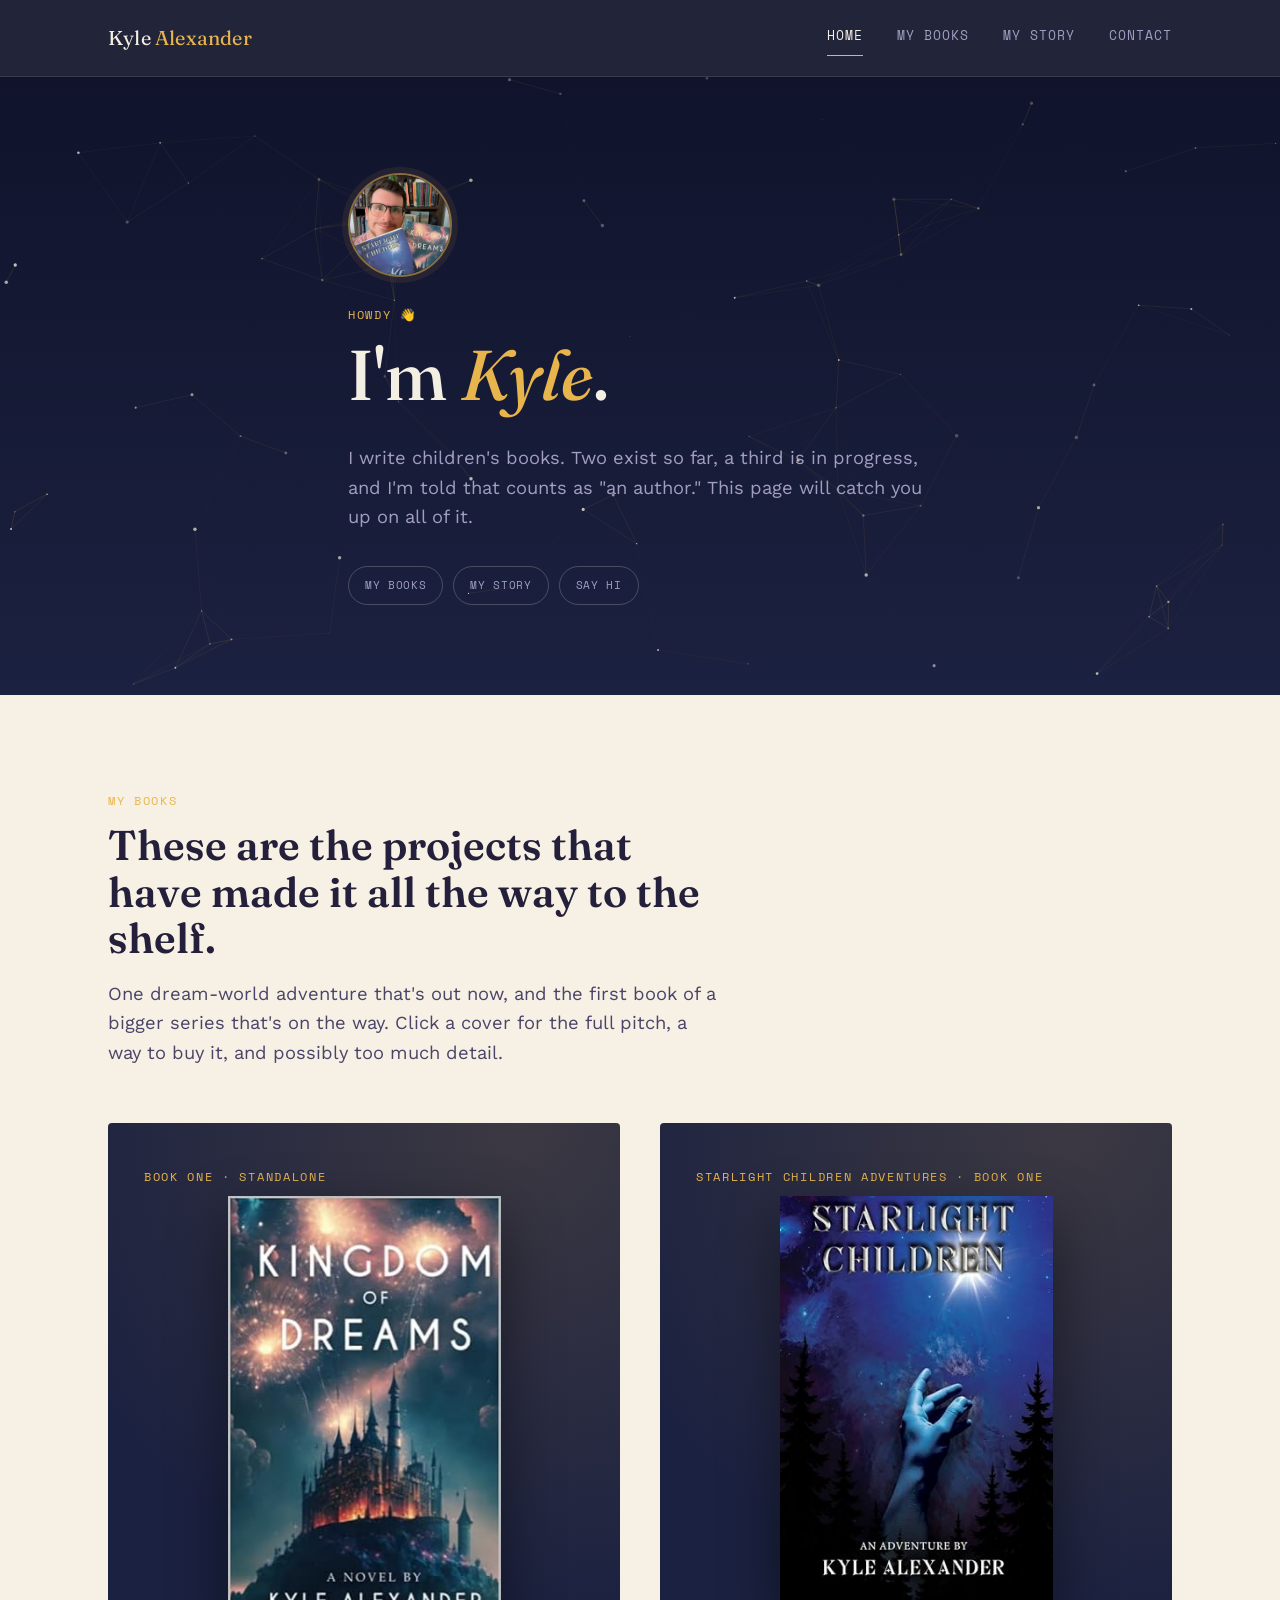
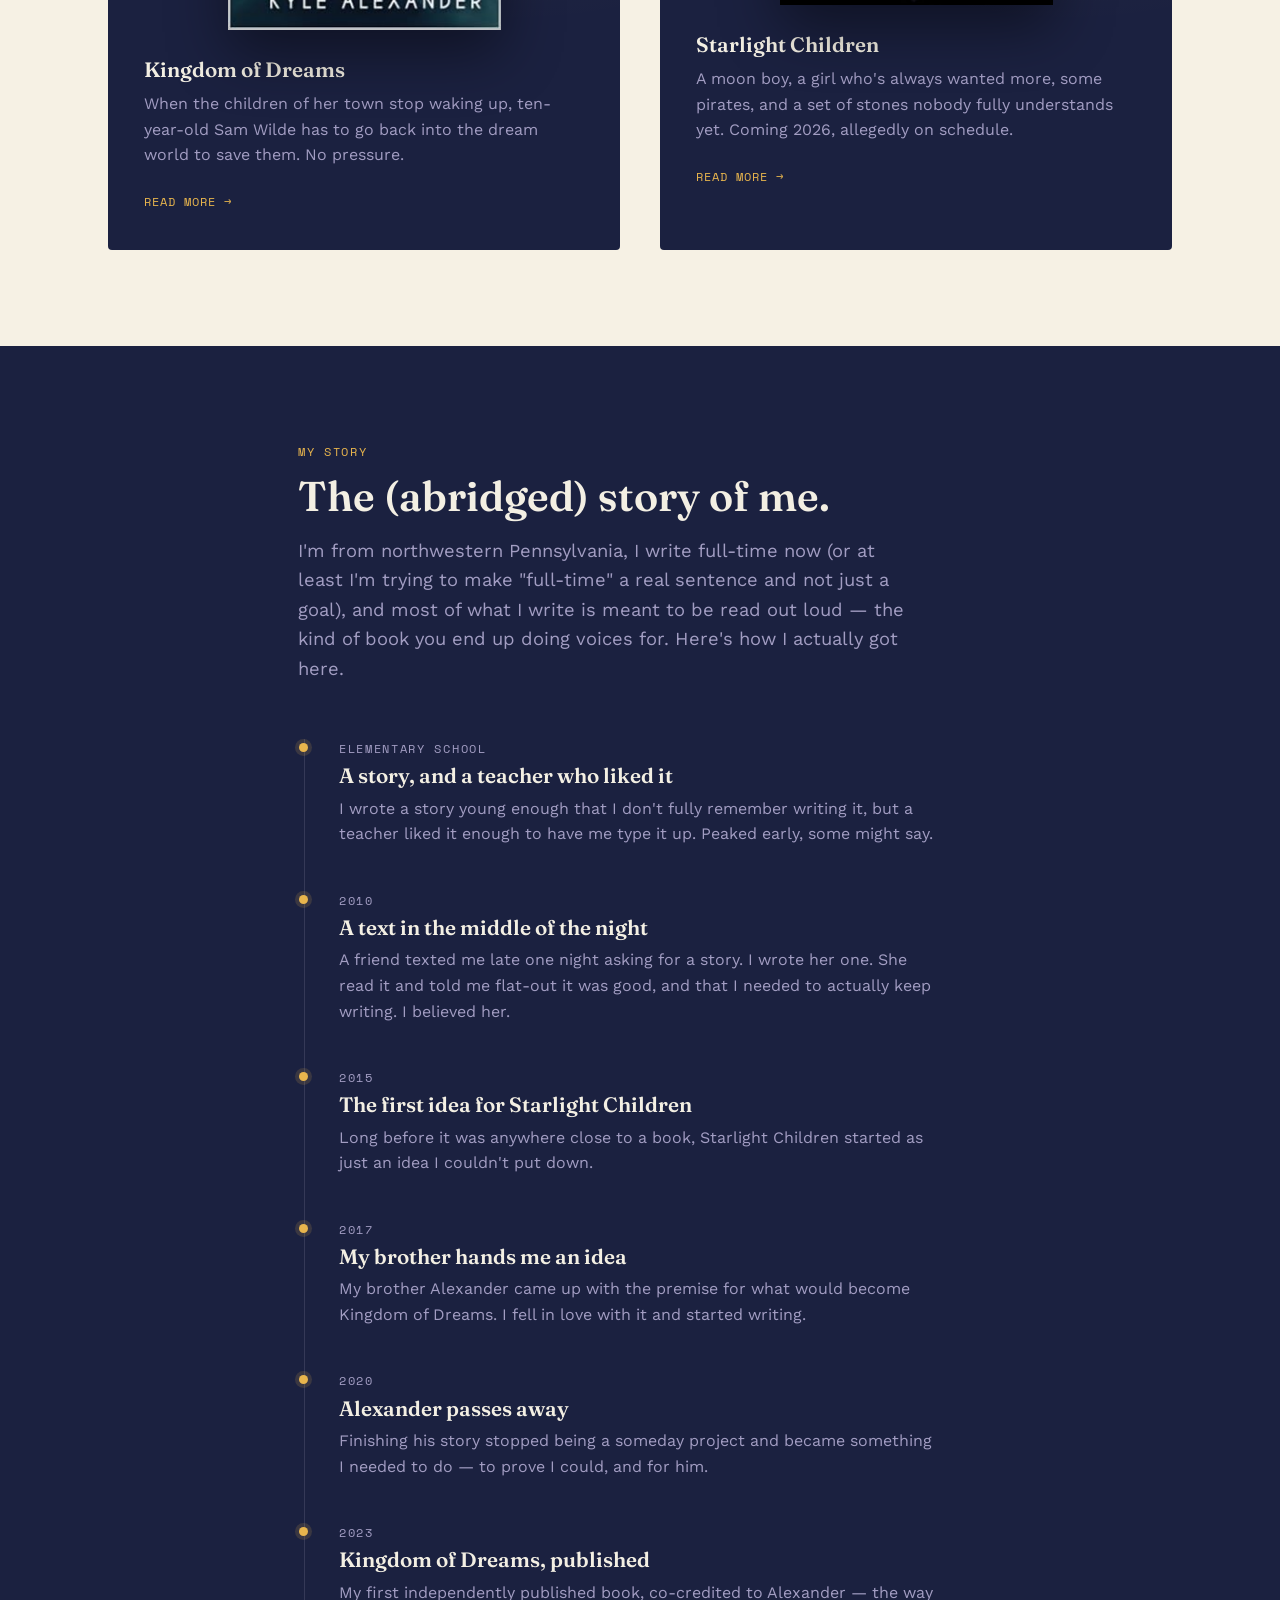
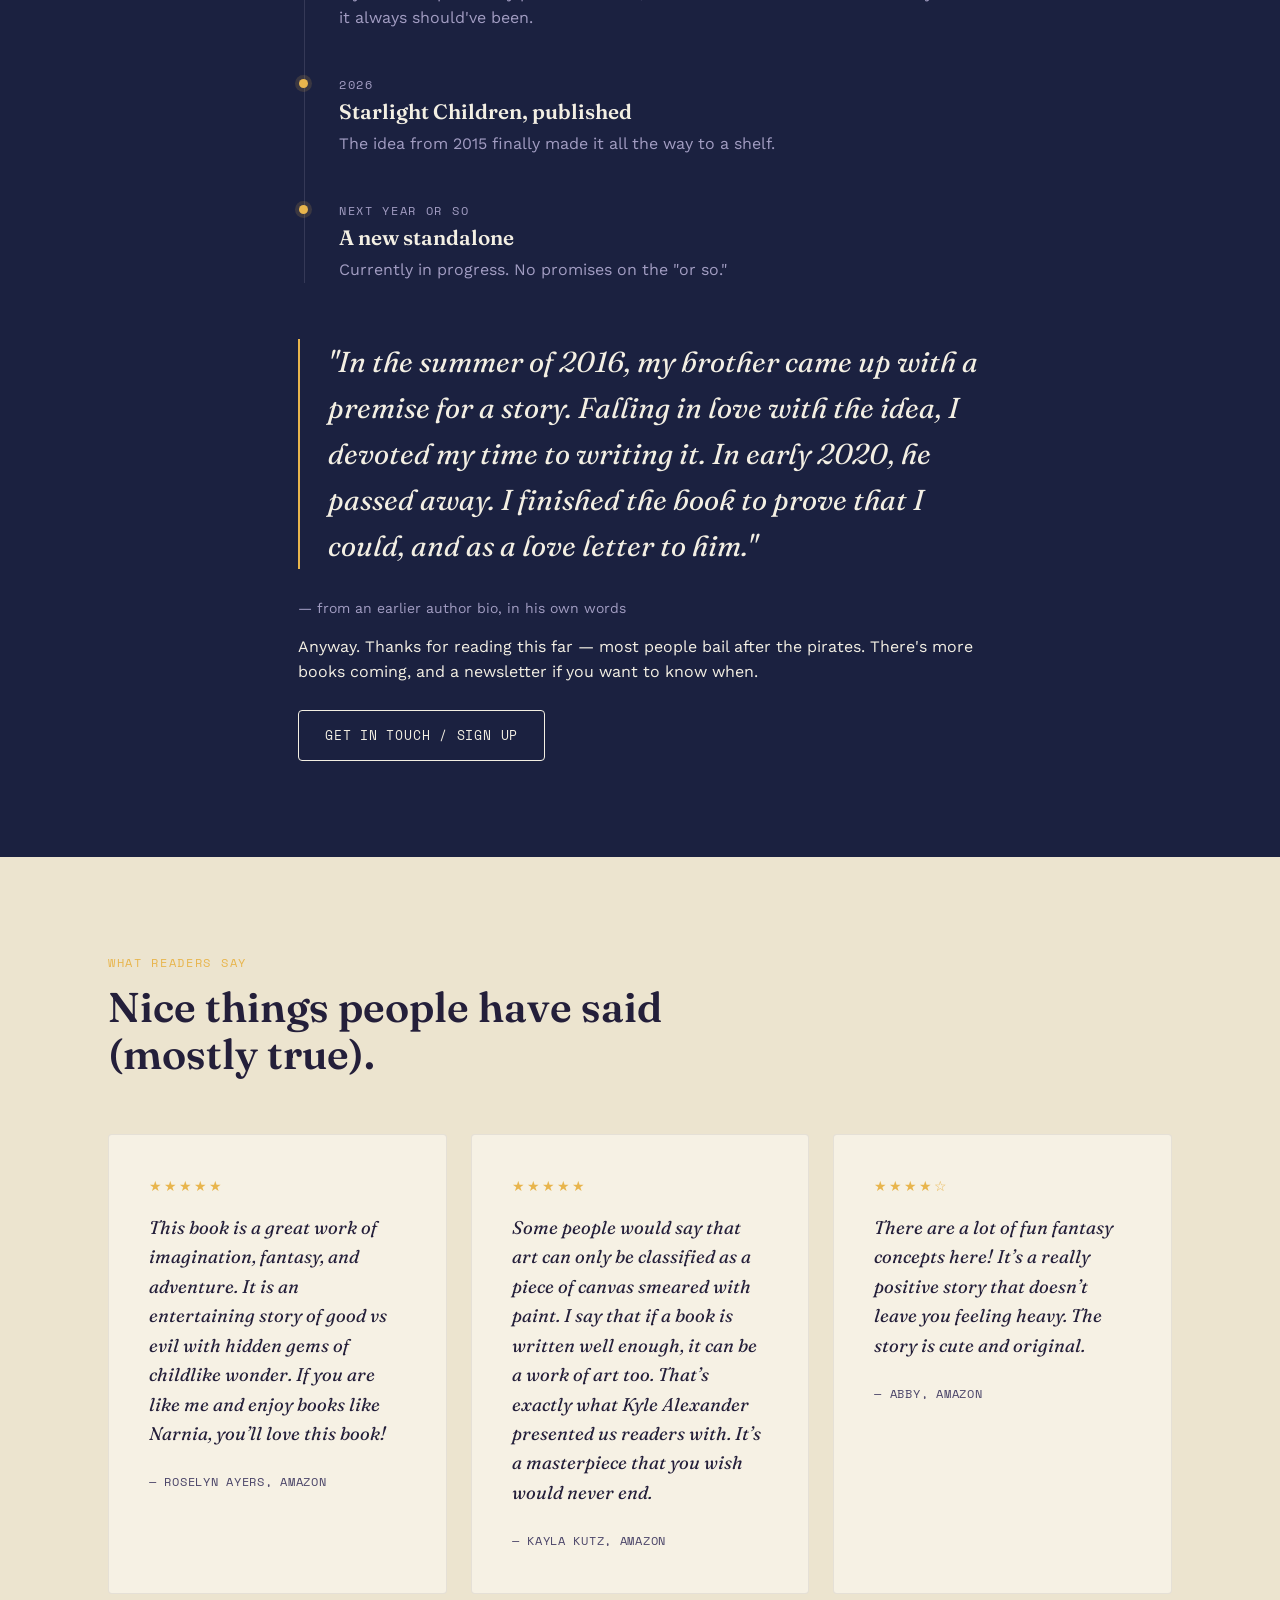
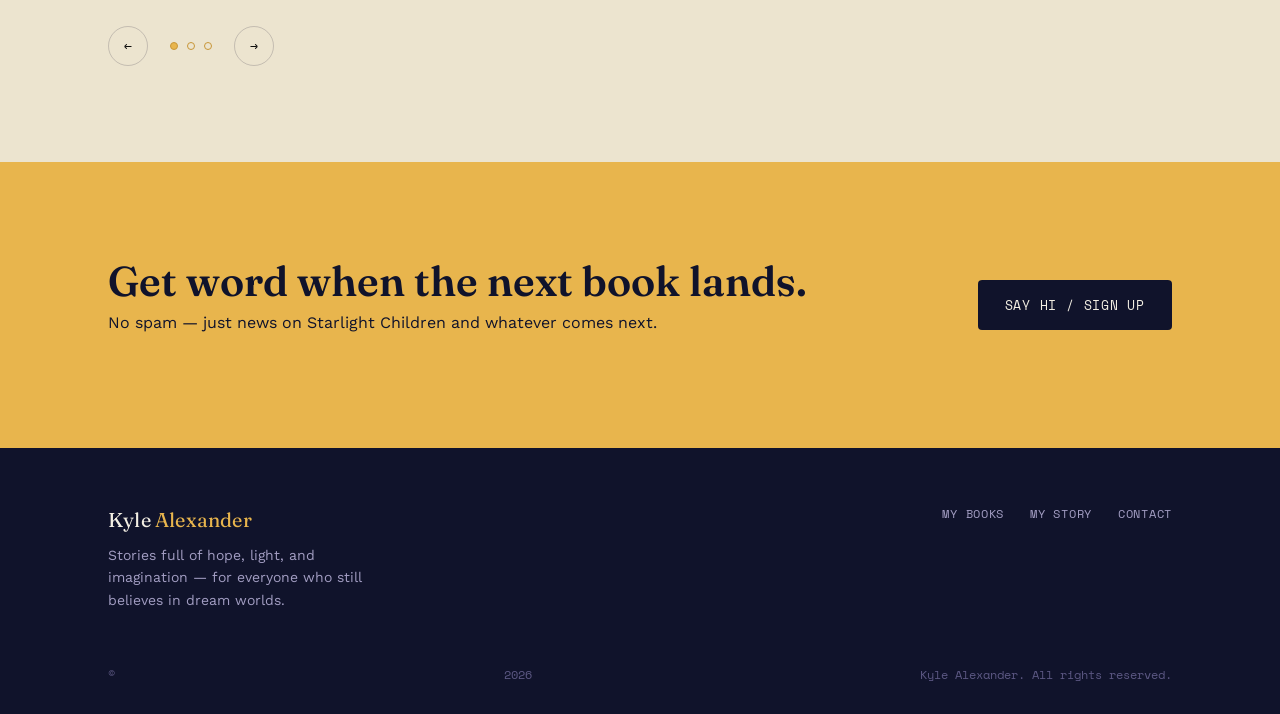
<file: index.html>
<!DOCTYPE html>
<html lang="en">
<head>
<meta charset="UTF-8">
<meta name="viewport" content="width=device-width, initial-scale=1.0">
<title>Kyle Alexander — Author of Kingdom of Dreams &amp; Starlight Children</title>
<meta name="description" content="Hi, I'm Kyle. I write kids' books about dream worlds and moon boys. Here are the books, and the story behind them.">
<link rel="preconnect" href="https://fonts.googleapis.com">
<link rel="preconnect" href="https://fonts.gstatic.com" crossorigin>
<link href="https://fonts.googleapis.com/css2?family=Fraunces:ital,wght@0,400;0,500;0,600;1,500&family=Work+Sans:wght@400;500;600&family=Space+Mono:wght@400;700&display=swap" rel="stylesheet">
<link rel="icon" href="assets/kyle-small.webp" type="image/webp">
<link rel="stylesheet" href="style.css">
</head>
<body>

<nav class="site-nav">
  <div class="wrap">
    <a href="/" class="brand">Kyle <span>Alexander</span></a>
    <button class="nav-toggle" aria-label="Toggle menu" aria-expanded="false">
      <span></span><span></span><span></span>
    </button>
    <div class="nav-links">
      <a href="/" class="active">Home</a>
      <a href="/#books">My Books</a>
      <a href="/#story">My Story</a>
      <a href="/contact">Contact</a>
    </div>
  </div>
</nav>

<header class="intro-hero">
  <canvas id="hero-sky" aria-hidden="true"></canvas>
  <div class="wrap">
    <div class="portrait-avatar reveal">
      <img src="assets/kyle-alexander.png" alt="Kyle Alexander">
    </div>
    <p class="eyebrow reveal">Howdy 👋</p>
    <h1 class="reveal">I'm <em>Kyle</em>.</h1>
    <p class="lede reveal">I write children's books. Two exist so far, a third is in progress, and I'm told that counts as "an author." This page will catch you up on all of it.</p>
    <div class="jump-row reveal">
      <a href="#books" class="jump-pill">My books</a>
      <a href="#story" class="jump-pill">My story</a>
      <a href="/contact" class="jump-pill">Say hi</a>
    </div>
  </div>
</header>

<section class="section-parchment" id="books">
  <div class="wrap">
    <div class="section-head reveal">
      <p class="eyebrow">My books</p>
      <h2>These are the projects that have made it all the way to the shelf.</h2>
      <p class="lede">One dream-world adventure that's out now, and the first book of a bigger series that's on the way. Click a cover for the full pitch, a way to buy it, and possibly too much detail.</p>
    </div>

    <div class="book-grid">
      <a href="/kingdom-of-dreams" class="book-card reveal">
        <p class="eyebrow">Book One · Standalone</p>
        <div class="cover-wrap">
          <img class="cover" src="assets/kingdom-of-dreams.jpg" alt="Kingdom of Dreams book cover">
        </div>
        <h3>Kingdom of Dreams</h3>
        <p class="hook">When the children of her town stop waking up, ten-year-old Sam Wilde has to go back into the dream world to save them. No pressure.</p>
        <span class="go">Read more <span class="arrow">→</span></span>
      </a>

      <a href="/starlight-children" class="book-card reveal">
        <p class="eyebrow">Starlight Children Adventures · Book One</p>
        <div class="cover-wrap">
          <img class="cover" src="assets/starlight-children.jpg" alt="Starlight Children book cover">
        </div>
        <h3>Starlight Children</h3>
        <p class="hook">A moon boy, a girl who's always wanted more, some pirates, and a set of stones nobody fully understands yet. Coming 2026, allegedly on schedule.</p>
        <span class="go">Read more <span class="arrow">→</span></span>
      </a>
    </div>
  </div>
</section>

<section class="section-dark" id="story">
  <div class="wrap" style="max-width:74ch;">
    <p class="eyebrow reveal">My story</p>
    <h2 class="reveal">The (abridged) story of me.</h2>

    <p class="lede reveal">I'm from northwestern Pennsylvania, I write full-time now (or at least I'm trying to make "full-time" a real sentence and not just a goal), and most of what I write is meant to be read out loud — the kind of book you end up doing voices for. Here's how I actually got here.</p>

    <div class="timeline reveal" style="margin-top:56px;">

      <div class="timeline-item">
        <p class="eyebrow">Elementary school</p>
        <h3>A story, and a teacher who liked it</h3>
        <p>I wrote a story young enough that I don't fully remember writing it, but a teacher liked it enough to have me type it up. Peaked early, some might say.</p>
      </div>

      <div class="timeline-item">
        <p class="eyebrow">2010</p>
        <h3>A text in the middle of the night</h3>
        <p>A friend texted me late one night asking for a story. I wrote her one. She read it and told me flat-out it was good, and that I needed to actually keep writing. I believed her.</p>
      </div>

      <div class="timeline-item">
        <p class="eyebrow">2015</p>
        <h3>The first idea for Starlight Children</h3>
        <p>Long before it was anywhere close to a book, Starlight Children started as just an idea I couldn't put down.</p>
      </div>

      <div class="timeline-item">
        <p class="eyebrow">2017</p>
        <h3>My brother hands me an idea</h3>
        <p>My brother Alexander came up with the premise for what would become Kingdom of Dreams. I fell in love with it and started writing.</p>
      </div>

      <div class="timeline-item">
        <p class="eyebrow">2020</p>
        <h3>Alexander passes away</h3>
        <p>Finishing his story stopped being a someday project and became something I needed to do — to prove I could, and for him.</p>
      </div>

      <div class="timeline-item">
        <p class="eyebrow">2023</p>
        <h3>Kingdom of Dreams, published</h3>
        <p>My first independently published book, co-credited to Alexander — the way it always should've been.</p>
      </div>

      <div class="timeline-item">
        <p class="eyebrow">2026</p>
        <h3>Starlight Children, published</h3>
        <p>The idea from 2015 finally made it all the way to a shelf.</p>
      </div>

      <div class="timeline-item">
        <p class="eyebrow">Next year or so</p>
        <h3>A new standalone</h3>
        <p>Currently in progress. No promises on the "or so."</p>
      </div>

    </div>

    <p class="pull-quote reveal" style="margin-top:56px;">"In the summer of 2016, my brother came up with a premise for a story. Falling in love with the idea, I devoted my time to writing it. In early 2020, he passed away. I finished the book to prove that I could, and as a love letter to him."</p>
    <p class="reveal" style="color:var(--muted); font-size:14px; margin-top:-20px;">— from an earlier author bio, in his own words</p>

    <p class="reveal">Anyway. Thanks for reading this far — most people bail after the pirates. There's more books coming, and a newsletter if you want to know when.</p>

    <div class="btn-row reveal">
      <a href="/contact" class="btn btn-outline">Get in touch / sign up</a>
    </div>
  </div>
</section>

<section class="testimonial-band">
  <div class="wrap">
    <div class="section-head reveal">
      <p class="eyebrow">What readers say</p>
      <h2>Nice things people have said (mostly true).</h2>
    </div>

    <div class="carousel" data-carousel>
      <div class="carousel-track">

        <article class="testimonial">
          <p class="stars">★★★★★</p>
          <blockquote>This book is a great work of imagination, fantasy, and adventure. It is an entertaining story of good vs evil with hidden gems of childlike wonder. If you are like me and enjoy books like Narnia, you’ll love this book!</blockquote>
          <cite>— Roselyn Ayers, Amazon</cite>
        </article>

        <article class="testimonial">
          <p class="stars">★★★★★</p>
          <blockquote>Some people would say that art can only be classified as a piece of canvas smeared with paint. I say that if a book is written well enough, it can be a work of art too. That’s exactly what Kyle Alexander presented us readers with. It’s a masterpiece that you wish would never end.</blockquote>
          <cite>— Kayla Kutz, Amazon</cite>
        </article>

        <article class="testimonial">
          <p class="stars">★★★★☆</p>
          <blockquote> There are a lot of fun fantasy concepts here! It’s a really positive story that doesn’t leave you feeling heavy. The story is cute and original.</blockquote>
          <cite>— Abby, Amazon</cite>
        </article>

        <article class="testimonial">
          <p class="stars">★★★★★</p>
          <blockquote>This is such an incredible story that's full of adventure, fantastical beings, unlikely hero's and friendships that are stronger than the toughest challenges. </blockquote>
          <cite>— Janessa Ginder, Amazon</cite>
        </article>

        <article class="testimonial">
          <p class="stars">★★★★★</p>
          <blockquote>If you enjoy sci-fi adventures with strong character development, imaginative settings, and a hint of romance, Starlight Children is definitely worth the read.</blockquote>
          <cite>— Jenna C, Amazon</cite>
        </article>

      </div>

      <div class="carousel-controls">
        <button class="carousel-arrow" data-prev aria-label="Previous testimonials">←</button>
        <div class="carousel-dots"></div>
        <button class="carousel-arrow" data-next aria-label="Next testimonials">→</button>
      </div>
    </div>
  </div>
</section>

<section class="newsletter-band">
  <div class="wrap">
    <div>
      <h2>Get word when the next book lands.</h2>
      <p>No spam — just news on Starlight Children and whatever comes next.</p>
    </div>
    <a href="/contact" class="btn btn-primary">Say hi / sign up</a>
  </div>
</section>

<footer>
  <div class="wrap">
    <div>
      <div class="brand">Kyle <span>Alexander</span></div>
      <p style="max-width:32ch; font-size:14px;">Stories full of hope, light, and imagination — for everyone who still believes in dream worlds.</p>
    </div>
    <div class="footer-links">
      <a href="/#books">My Books</a>
      <a href="/#story">My Story</a>
      <a href="/contact">Contact</a>
    </div>
  </div>
  <div class="wrap footer-fine">© <span id="year"></span> Kyle Alexander. All rights reserved.</div>
</footer>

<script>document.getElementById("year").textContent = new Date().getFullYear();</script>
<script src="script.js"></script>
</body>
</html>
</file>
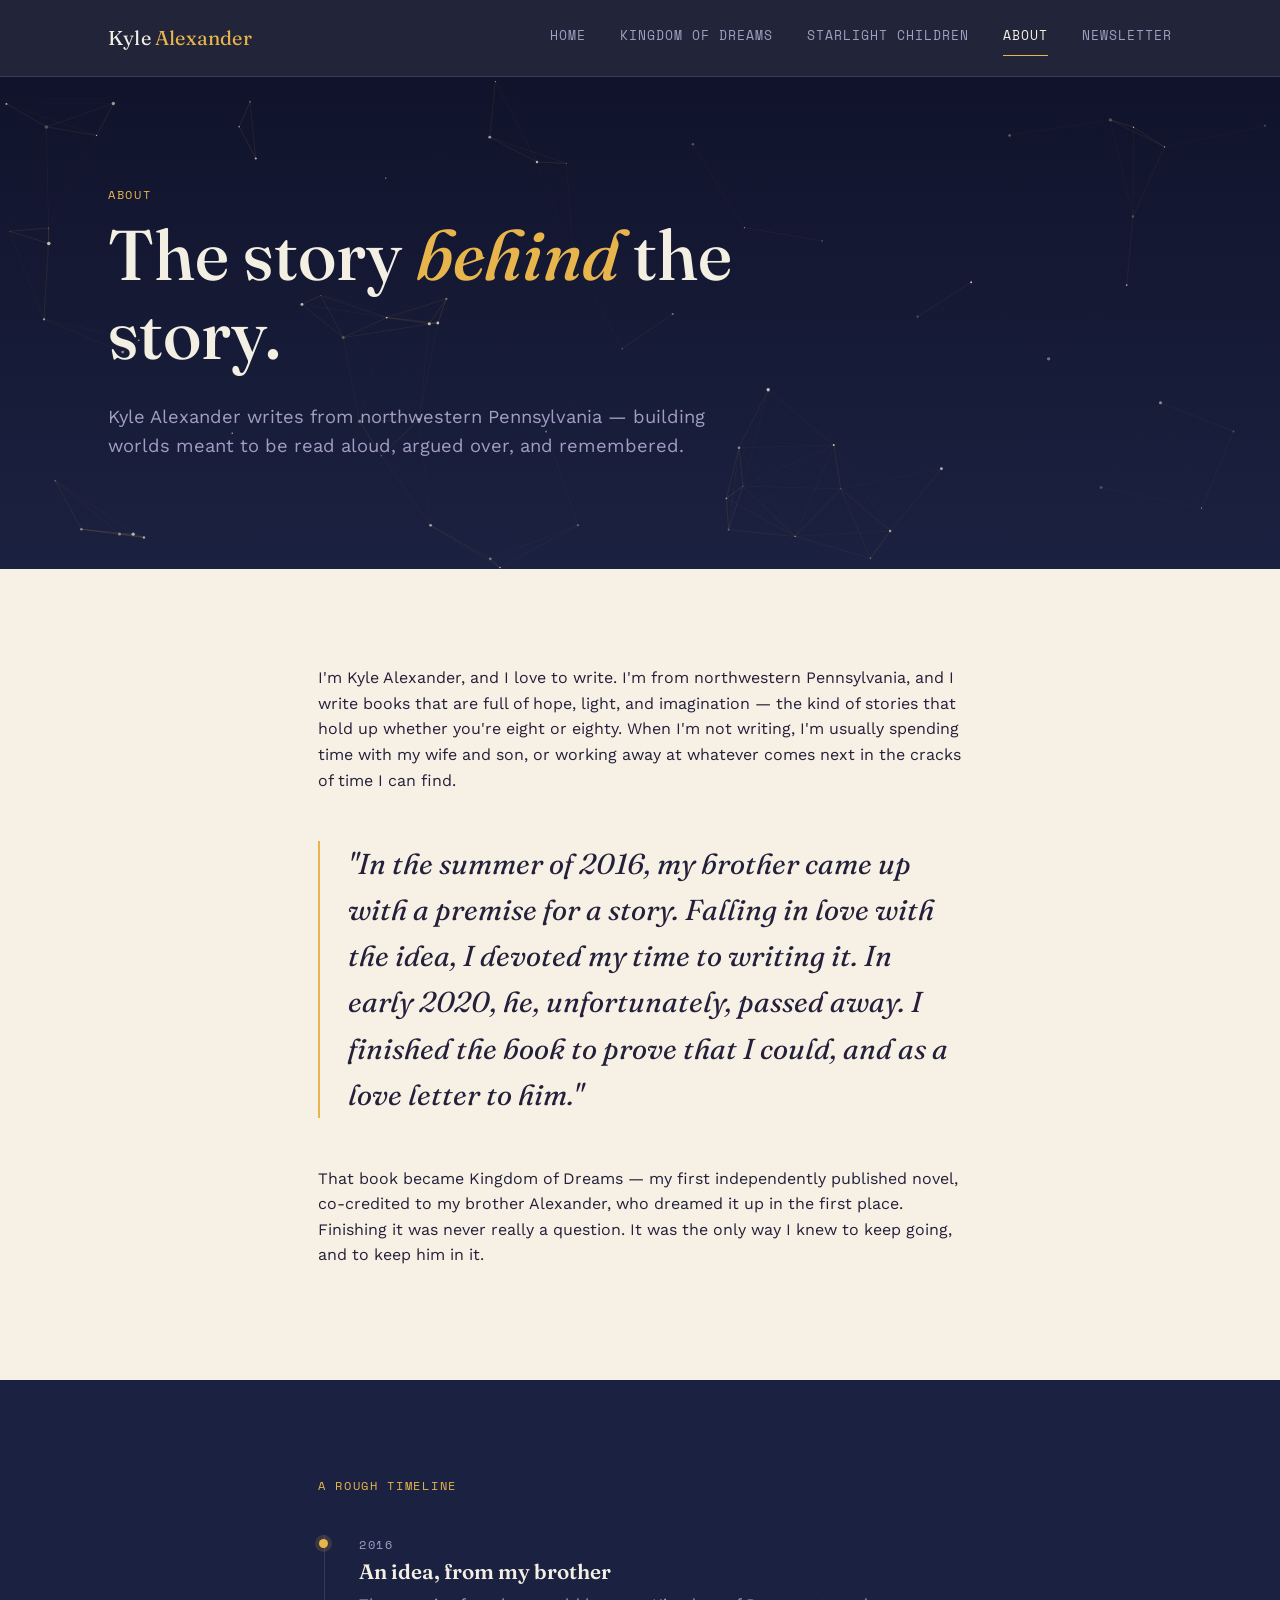
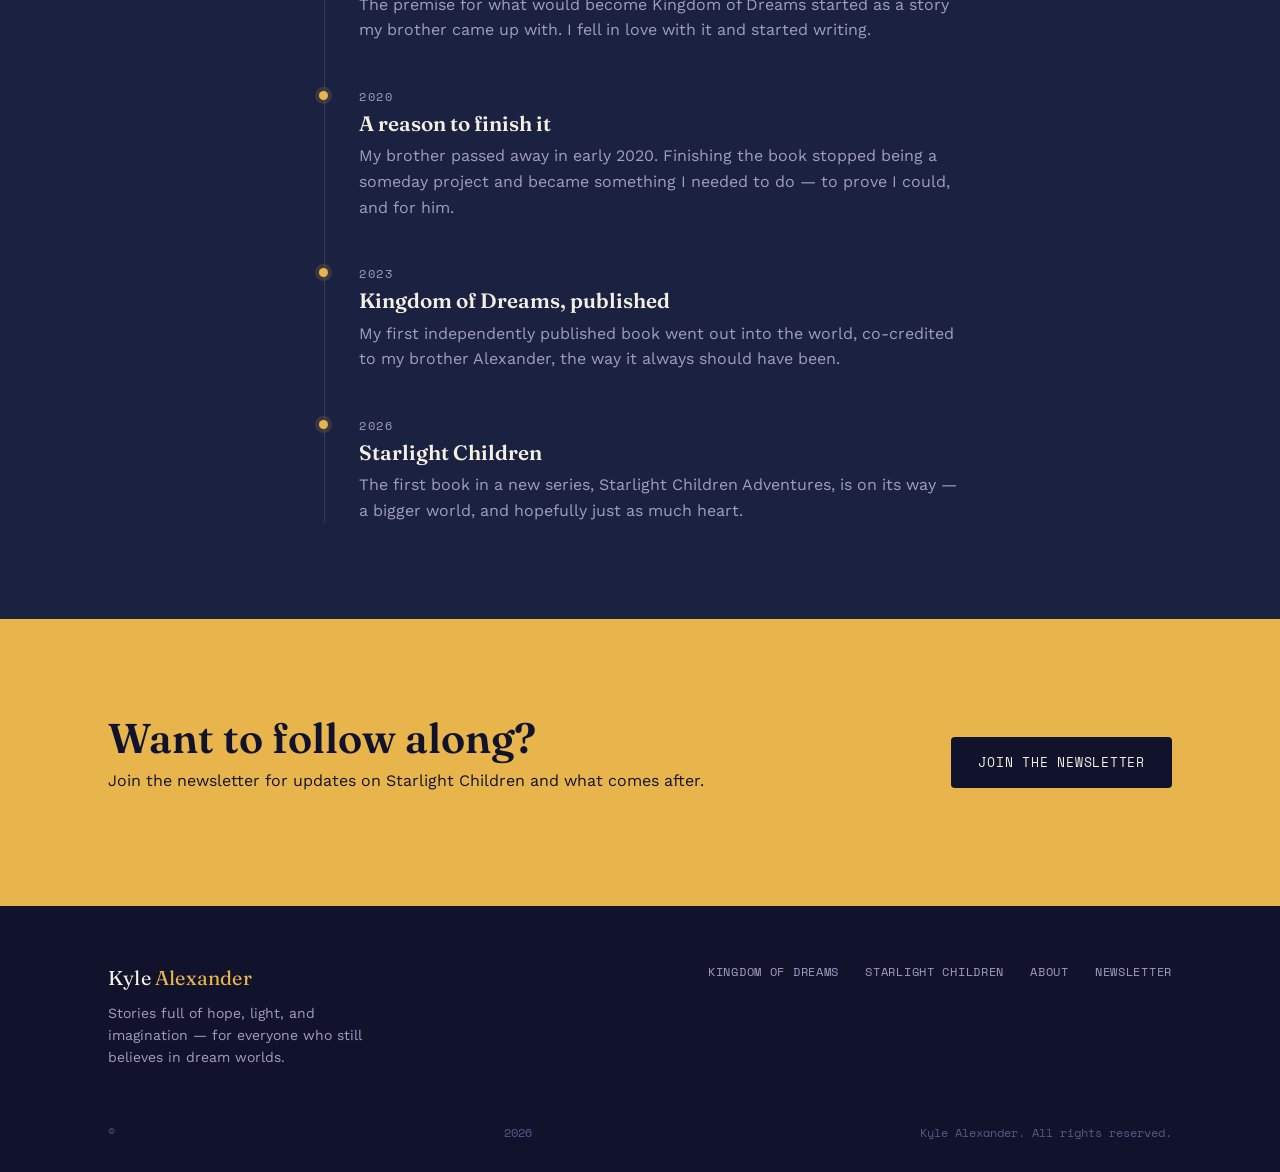
<file: about.html>
<!DOCTYPE html>
<html lang="en">
<head>
<meta charset="UTF-8">
<meta name="viewport" content="width=device-width, initial-scale=1.0">
<title>About — Kyle Alexander</title>
<meta name="description" content="Kyle Alexander is a children's author from northwestern Pennsylvania, writing stories full of hope, light, and imagination.">
<link rel="preconnect" href="https://fonts.googleapis.com">
<link rel="preconnect" href="https://fonts.gstatic.com" crossorigin>
<link href="https://fonts.googleapis.com/css2?family=Fraunces:ital,wght@0,400;0,500;0,600;1,500&family=Work+Sans:wght@400;500;600&family=Space+Mono:wght@400;700&display=swap" rel="stylesheet">
<link rel="stylesheet" href="style.css">
</head>
<body>

<nav class="site-nav">
  <div class="wrap">
    <a href="index.html" class="brand">Kyle <span>Alexander</span></a>
    <button class="nav-toggle" aria-label="Toggle menu" aria-expanded="false">
      <span></span><span></span><span></span>
    </button>
    <div class="nav-links">
      <a href="index.html">Home</a>
      <a href="kingdom-of-dreams.html">Kingdom of Dreams</a>
      <a href="starlight-children.html">Starlight Children</a>
      <a href="about.html" class="active">About</a>
      <a href="newsletter.html">Newsletter</a>
    </div>
  </div>
</nav>

<header class="hero" style="padding-bottom:90px;">
  <canvas id="hero-sky" aria-hidden="true"></canvas>
  <div class="wrap">
    <div class="hero-inner">
      <p class="eyebrow">About</p>
      <h1>The story <em>behind</em> the story.</h1>
      <p class="lede">Kyle Alexander writes from northwestern Pennsylvania — building worlds meant to be read aloud, argued over, and remembered.</p>
    </div>
  </div>
</header>

<section class="section-parchment">
  <div class="wrap" style="max-width:70ch;">
    <p class="reveal">I'm Kyle Alexander, and I love to write. I'm from northwestern Pennsylvania, and I write books that are full of hope, light, and imagination — the kind of stories that hold up whether you're eight or eighty. When I'm not writing, I'm usually spending time with my wife and son, or working away at whatever comes next in the cracks of time I can find.</p>

    <p class="pull-quote reveal">"In the summer of 2016, my brother came up with a premise for a story. Falling in love with the idea, I devoted my time to writing it. In early 2020, he, unfortunately, passed away. I finished the book to prove that I could, and as a love letter to him."</p>

    <p class="reveal">That book became Kingdom of Dreams — my first independently published novel, co-credited to my brother Alexander, who dreamed it up in the first place. Finishing it was never really a question. It was the only way I knew to keep going, and to keep him in it.</p>
  </div>
</section>

<section class="section-dark">
  <div class="wrap" style="max-width:70ch;">
    <p class="eyebrow reveal" style="margin-bottom:40px;">A rough timeline</p>
    <div class="timeline">

      <div class="timeline-item reveal">
        <p class="eyebrow">2016</p>
        <h3>An idea, from my brother</h3>
        <p>The premise for what would become Kingdom of Dreams started as a story my brother came up with. I fell in love with it and started writing.</p>
      </div>

      <div class="timeline-item reveal">
        <p class="eyebrow">2020</p>
        <h3>A reason to finish it</h3>
        <p>My brother passed away in early 2020. Finishing the book stopped being a someday project and became something I needed to do — to prove I could, and for him.</p>
      </div>

      <div class="timeline-item reveal">
        <p class="eyebrow">2023</p>
        <h3>Kingdom of Dreams, published</h3>
        <p>My first independently published book went out into the world, co-credited to my brother Alexander, the way it always should have been.</p>
      </div>

      <div class="timeline-item reveal">
        <p class="eyebrow">2026</p>
        <h3>Starlight Children</h3>
        <p>The first book in a new series, Starlight Children Adventures, is on its way — a bigger world, and hopefully just as much heart.</p>
      </div>

    </div>
  </div>
</section>

<section class="newsletter-band">
  <div class="wrap">
    <div>
      <h2>Want to follow along?</h2>
      <p>Join the newsletter for updates on Starlight Children and what comes after.</p>
    </div>
    <a href="newsletter.html" class="btn btn-primary">Join the newsletter</a>
  </div>
</section>

<footer>
  <div class="wrap">
    <div>
      <div class="brand">Kyle <span>Alexander</span></div>
      <p style="max-width:32ch; font-size:14px;">Stories full of hope, light, and imagination — for everyone who still believes in dream worlds.</p>
    </div>
    <div class="footer-links">
      <a href="kingdom-of-dreams.html">Kingdom of Dreams</a>
      <a href="starlight-children.html">Starlight Children</a>
      <a href="about.html">About</a>
      <a href="newsletter.html">Newsletter</a>
    </div>
  </div>
  <div class="wrap footer-fine">© <span id="year"></span> Kyle Alexander. All rights reserved.</div>
</footer>

<script>document.getElementById("year").textContent = new Date().getFullYear();</script>
<script src="script.js"></script>
</body>
</html>
</file>
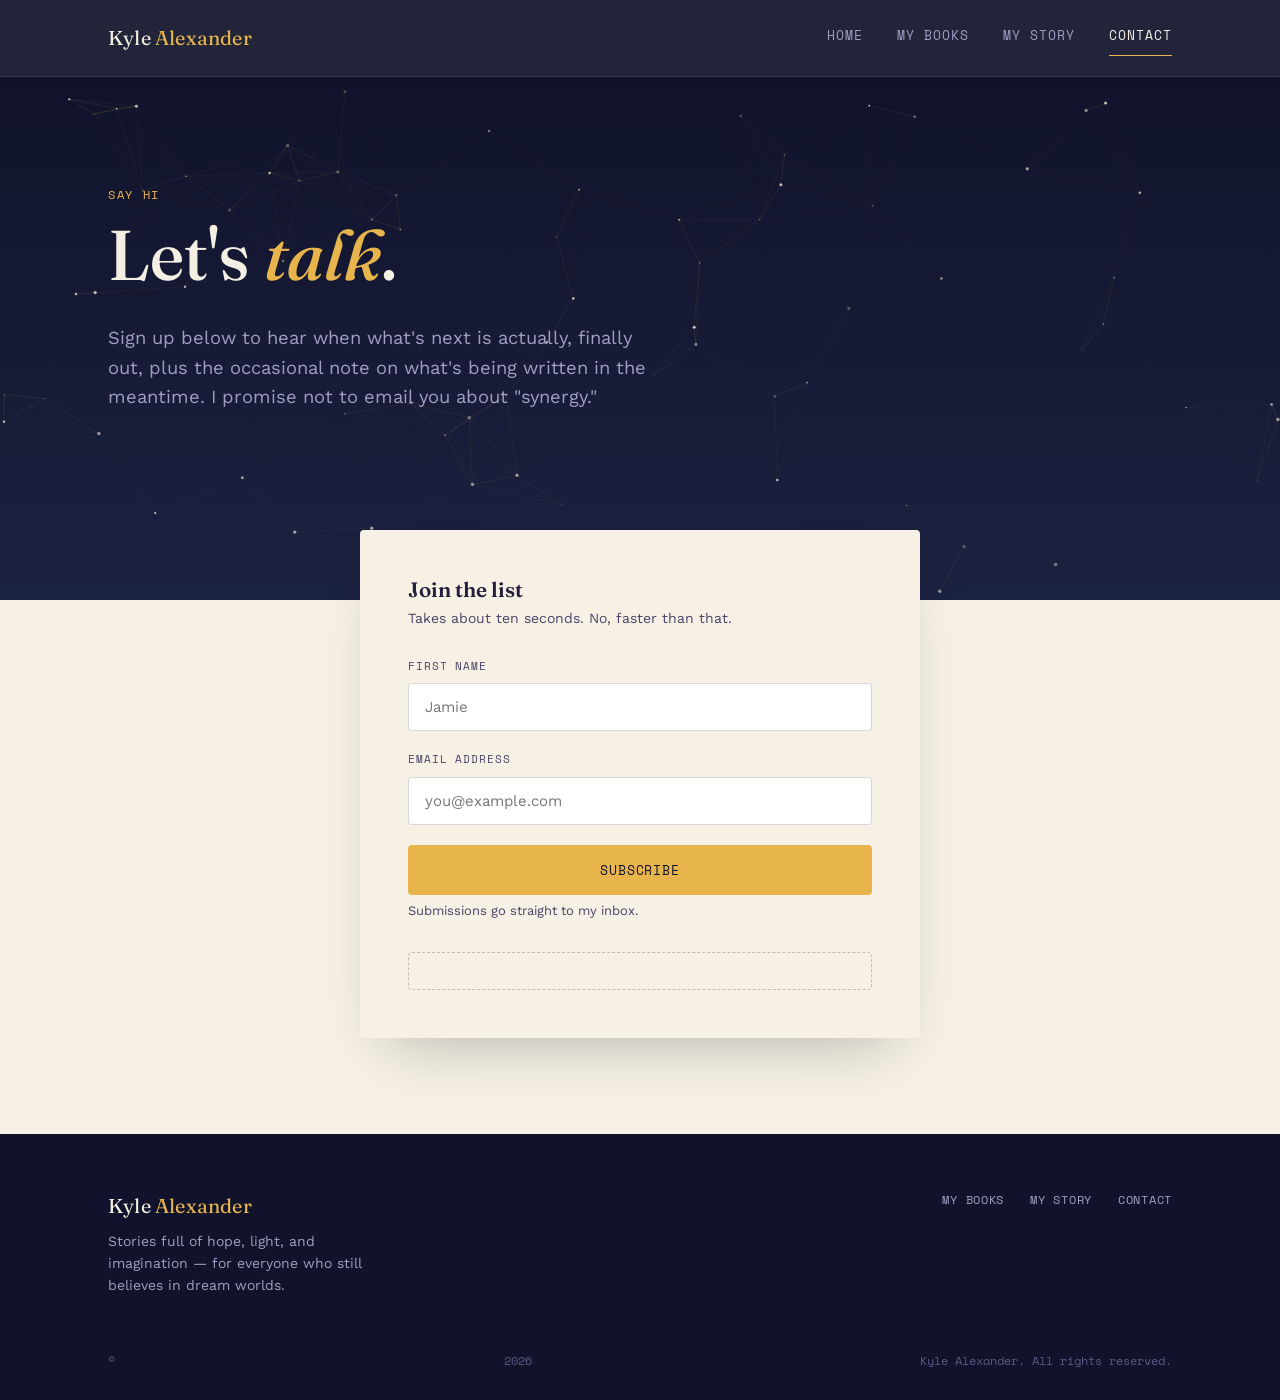
<file: contact.html>
<!DOCTYPE html>
<html lang="en">
<head>
<meta charset="UTF-8">
<meta name="viewport" content="width=device-width, initial-scale=1.0">
<title>Contact — Kyle Alexander</title>
<meta name="description" content="Say hi, or sign up to hear when Starlight Children and future books are out.">
<link rel="preconnect" href="https://fonts.googleapis.com">
<link rel="preconnect" href="https://fonts.gstatic.com" crossorigin>
<link href="https://fonts.googleapis.com/css2?family=Fraunces:ital,wght@0,400;0,500;0,600;1,500&family=Work+Sans:wght@400;500;600&family=Space+Mono:wght@400;700&display=swap" rel="stylesheet">
<link rel="icon" href="assets/kyle-small.webp" type="image/webp">
<link rel="stylesheet" href="style.css">
</head>
<body class="newsletter-page">

<nav class="site-nav">
  <div class="wrap">
    <a href="/" class="brand">Kyle <span>Alexander</span></a>
    <button class="nav-toggle" aria-label="Toggle menu" aria-expanded="false">
      <span></span><span></span><span></span>
    </button>
    <div class="nav-links">
      <a href="/">Home</a>
      <a href="/#books">My Books</a>
      <a href="/#story">My Story</a>
      <a href="/contact" class="active">Contact</a>
    </div>
  </div>
</nav>

<header class="hero" style="padding-bottom:170px;">
  <canvas id="hero-sky" aria-hidden="true"></canvas>
  <div class="wrap">
    <div class="hero-inner">
      <p class="eyebrow">Say hi</p>
      <h1>Let's <em>talk</em>.</h1>
      <p class="lede">Sign up below to hear when what's next is actually, finally out, plus the occasional note on what's being written in the meantime. I promise not to email you about "synergy."</p>
    </div>
  </div>
</header>

<section class="section-parchment" style="padding-top:0;">
  <div class="wrap">
    <form class="form-card reveal" form action="https://formsubmit.co/kyle@kylealexanderwrites.com" method="POST">
      <h3 style="margin-bottom:6px;">Join the list</h3>
      <p style="color:var(--ink-soft); margin-bottom:28px; font-size:14px;">Takes about ten seconds. No, faster than that.</p>

      <input type="hidden" name="_subject" value="New newsletter signup — kylealexanderwrites.com">
      <input type="hidden" name="_template" value="table">
      <input type="hidden" name="_captcha" value="false">
      <input type="text" name="_honey" style="display:none" tabindex="-1" autocomplete="off">

      <div class="field">
        <label for="name">First name</label>
        <input type="text" id="name" name="name" placeholder="Jamie" required>
      </div>

      <div class="field">
        <label for="email">Email address</label>
        <input type="email" id="email" name="email" placeholder="you@example.com" required>
      </div>

      <button type="submit" class="btn btn-primary" style="width:100%; justify-content:center;">Subscribe</button>
      <p class="form-note" data-form-note>Submissions go straight to my inbox.</p>

      <div class="form-success" data-form-success>
        <span>✦</span>
        <div>
          <strong>You're on the list.</strong>
          <p style="margin:4px 0 0; font-size:13px;" data-form-success-detail>Thanks for signing up — I'll be in touch.</p>
        </div>
      </div>

      <div class="embed-note">
      </div>
    </form>
  </div>
</section>

<footer>
  <div class="wrap">
    <div>
      <div class="brand">Kyle <span>Alexander</span></div>
      <p style="max-width:32ch; font-size:14px;">Stories full of hope, light, and imagination — for everyone who still believes in dream worlds.</p>
    </div>
    <div class="footer-links">
      <a href="/#books">My Books</a>
      <a href="/#story">My Story</a>
      <a href="/contact">Contact</a>
    </div>
  </div>
  <div class="wrap footer-fine">© <span id="year"></span> Kyle Alexander. All rights reserved.</div>
</footer>

<script>document.getElementById("year").textContent = new Date().getFullYear();</script>
<script src="script.js"></script>
</body>
</html>
</file>
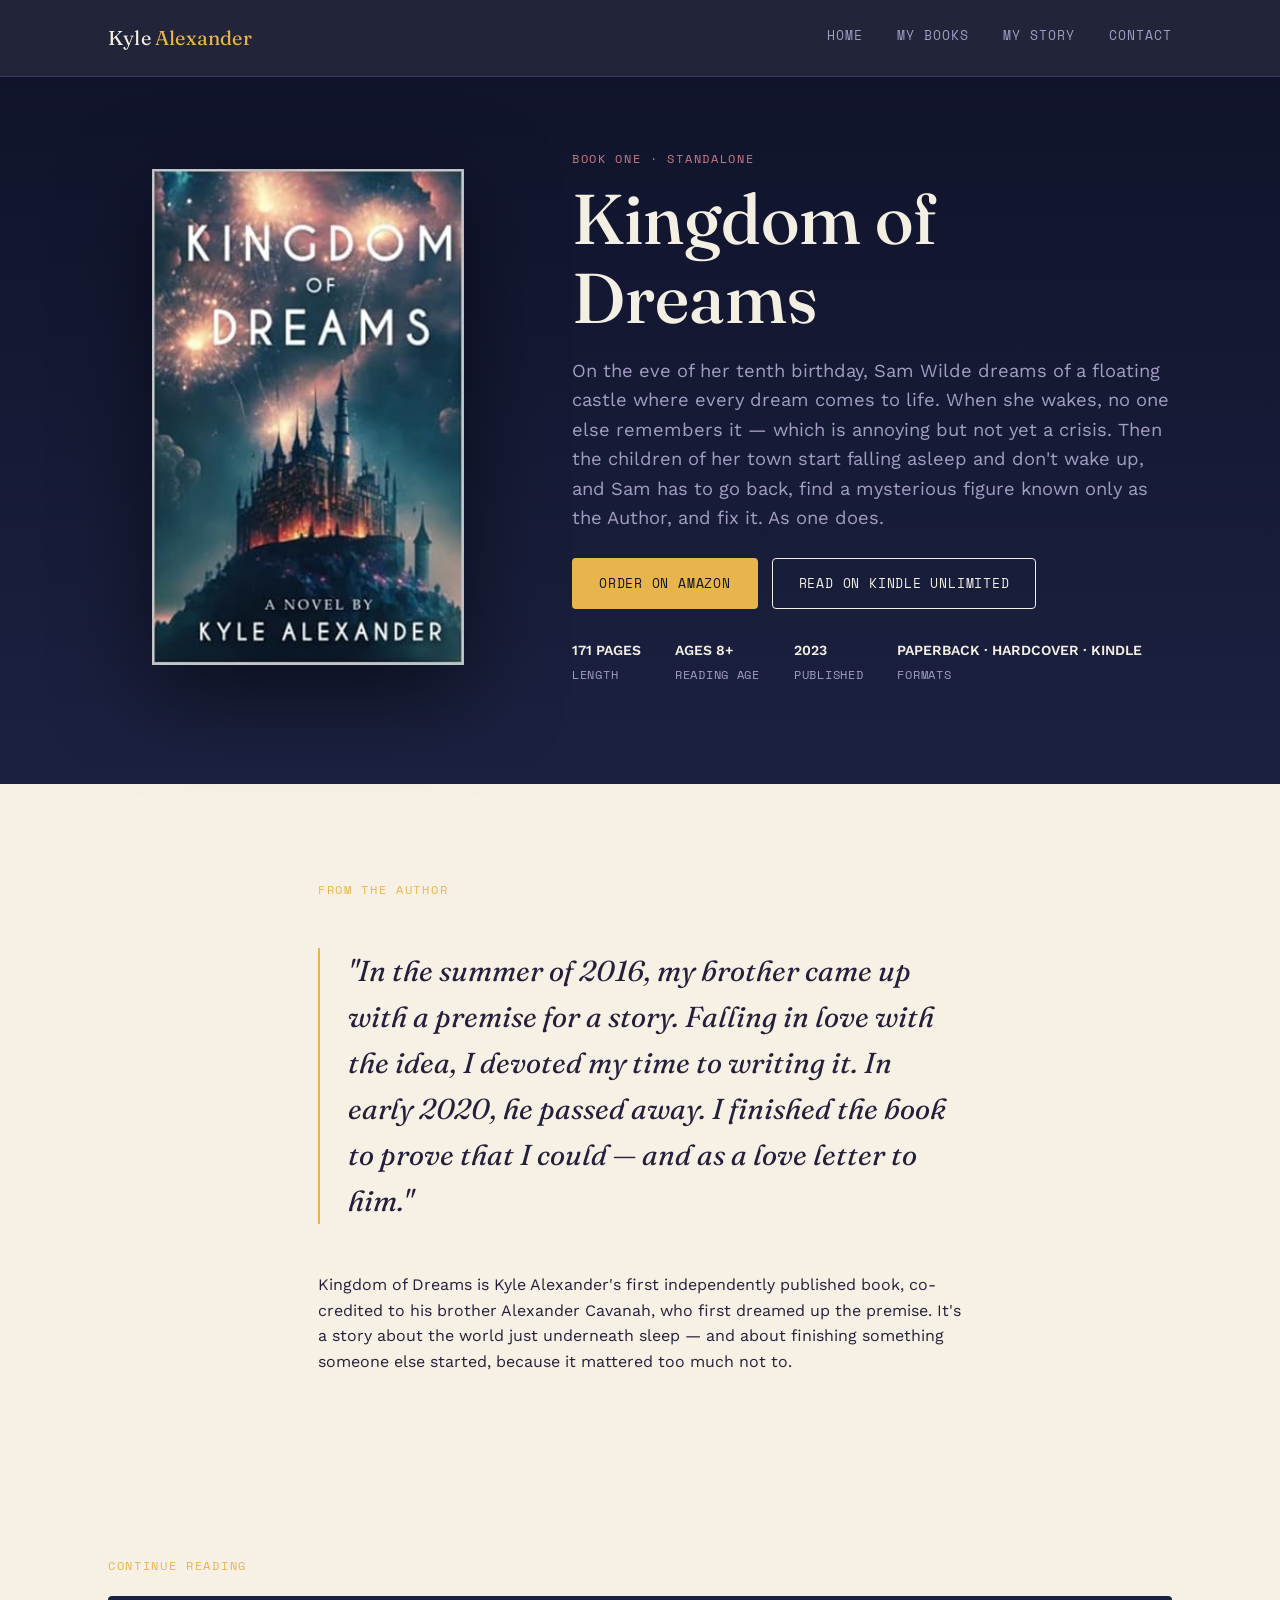
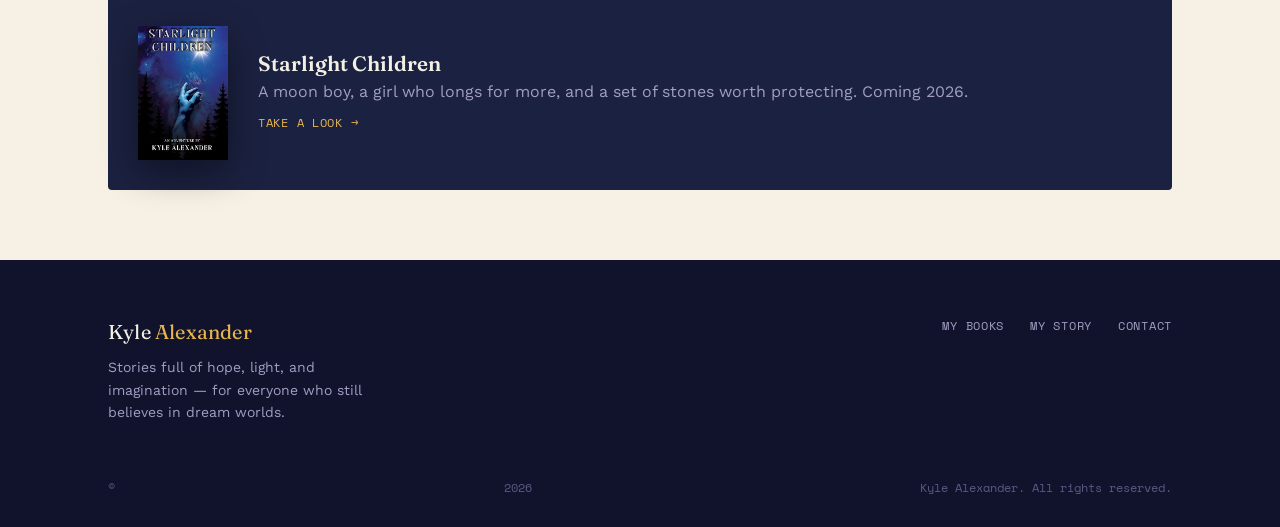
<file: kingdom-of-dreams.html>
<!DOCTYPE html>
<html lang="en">
<head>
<meta charset="UTF-8">
<meta name="viewport" content="width=device-width, initial-scale=1.0">
<title>Kingdom of Dreams — Kyle Alexander</title>
<meta name="description" content="Kingdom of Dreams by Kyle Alexander. When the children of her town stop waking up, ten-year-old Sam Wilde must return to the dream world to save them.">
<link rel="preconnect" href="https://fonts.googleapis.com">
<link rel="preconnect" href="https://fonts.gstatic.com" crossorigin>
<link href="https://fonts.googleapis.com/css2?family=Fraunces:ital,wght@0,400;0,500;0,600;1,500&family=Work+Sans:wght@400;500;600&family=Space+Mono:wght@400;700&display=swap" rel="stylesheet">
<link rel="stylesheet" href="style.css">
</head>
<body>

<nav class="site-nav">
  <div class="wrap">
    <a href="index.html" class="brand">Kyle <span>Alexander</span></a>
    <button class="nav-toggle" aria-label="Toggle menu" aria-expanded="false">
      <span></span><span></span><span></span>
    </button>
    <div class="nav-links">
      <a href="index.html">Home</a>
      <a href="index.html#books">My Books</a>
      <a href="index.html#story">My Story</a>
      <a href="contact.html">Contact</a>
    </div>
  </div>
</nav>

<header class="book-hero">
  <div class="wrap">
    <div class="cover-wrap reveal">
      <img class="cover" src="assets/kingdom-of-dreams.jpg" alt="Kingdom of Dreams book cover">
    </div>
    <div class="reveal">
      <p class="eyebrow series">Book One · Standalone</p>
      <h1>Kingdom of Dreams</h1>
      <p class="lede">On the eve of her tenth birthday, Sam Wilde dreams of a floating castle where every dream comes to life. When she wakes, no one else remembers it — which is annoying but not yet a crisis. Then the children of her town start falling asleep and don't wake up, and Sam has to go back, find a mysterious figure known only as the Author, and fix it. As one does.</p>

      <div class="btn-row">
        <a href="https://www.amazon.com/Kingdom-Dreams-Kyle-Alexander/dp/B0BRYY52P8" class="btn btn-primary" target="_blank" rel="noopener">Order on Amazon</a>
        <a href="https://www.amazon.com/Kingdom-Dreams-Kyle-Alexander/dp/B0BRYY52P8" class="btn btn-outline" target="_blank" rel="noopener">Read on Kindle Unlimited</a>
      </div>

      <div class="meta-row">
        <div><strong>171 pages</strong>Length</div>
        <div><strong>Ages 8+</strong>Reading age</div>
        <div><strong>2023</strong>Published</div>
        <div><strong>Paperback · Hardcover · Kindle</strong>Formats</div>
      </div>
    </div>
  </div>
</header>

<section class="section-parchment">
  <div class="wrap" style="max-width:70ch;">
    <p class="eyebrow reveal">From the author</p>
    <p class="pull-quote reveal">"In the summer of 2016, my brother came up with a premise for a story. Falling in love with the idea, I devoted my time to writing it. In early 2020, he passed away. I finished the book to prove that I could — and as a love letter to him."</p>
    <p class="reveal">Kingdom of Dreams is Kyle Alexander's first independently published book, co-credited to his brother Alexander Cavanah, who first dreamed up the premise. It's a story about the world just underneath sleep — and about finishing something someone else started, because it mattered too much not to.</p>
  </div>
</section>

<section class="other-book-band">
  <div class="wrap">
    <p class="eyebrow reveal" style="margin-bottom:20px;">Continue reading</p>
    <a href="starlight-children.html" class="other-book-card reveal">
      <img src="assets/starlight-children.jpg" alt="Starlight Children book cover">
      <div>
        <h3 style="margin-bottom:4px;">Starlight Children</h3>
        <p style="color:var(--muted); margin-bottom:0;">A moon boy, a girl who longs for more, and a set of stones worth protecting. Coming 2026.</p>
        <span class="go">Take a look <span class="arrow">→</span></span>
      </div>
    </a>
  </div>
</section>

<footer>
  <div class="wrap">
    <div>
      <div class="brand">Kyle <span>Alexander</span></div>
      <p style="max-width:32ch; font-size:14px;">Stories full of hope, light, and imagination — for everyone who still believes in dream worlds.</p>
    </div>
    <div class="footer-links">
      <a href="index.html#books">My Books</a>
      <a href="index.html#story">My Story</a>
      <a href="contact.html">Contact</a>
    </div>
  </div>
  <div class="wrap footer-fine">© <span id="year"></span> Kyle Alexander. All rights reserved.</div>
</footer>

<script>document.getElementById("year").textContent = new Date().getFullYear();</script>
<script src="script.js"></script>
</body>
</html>
</file>
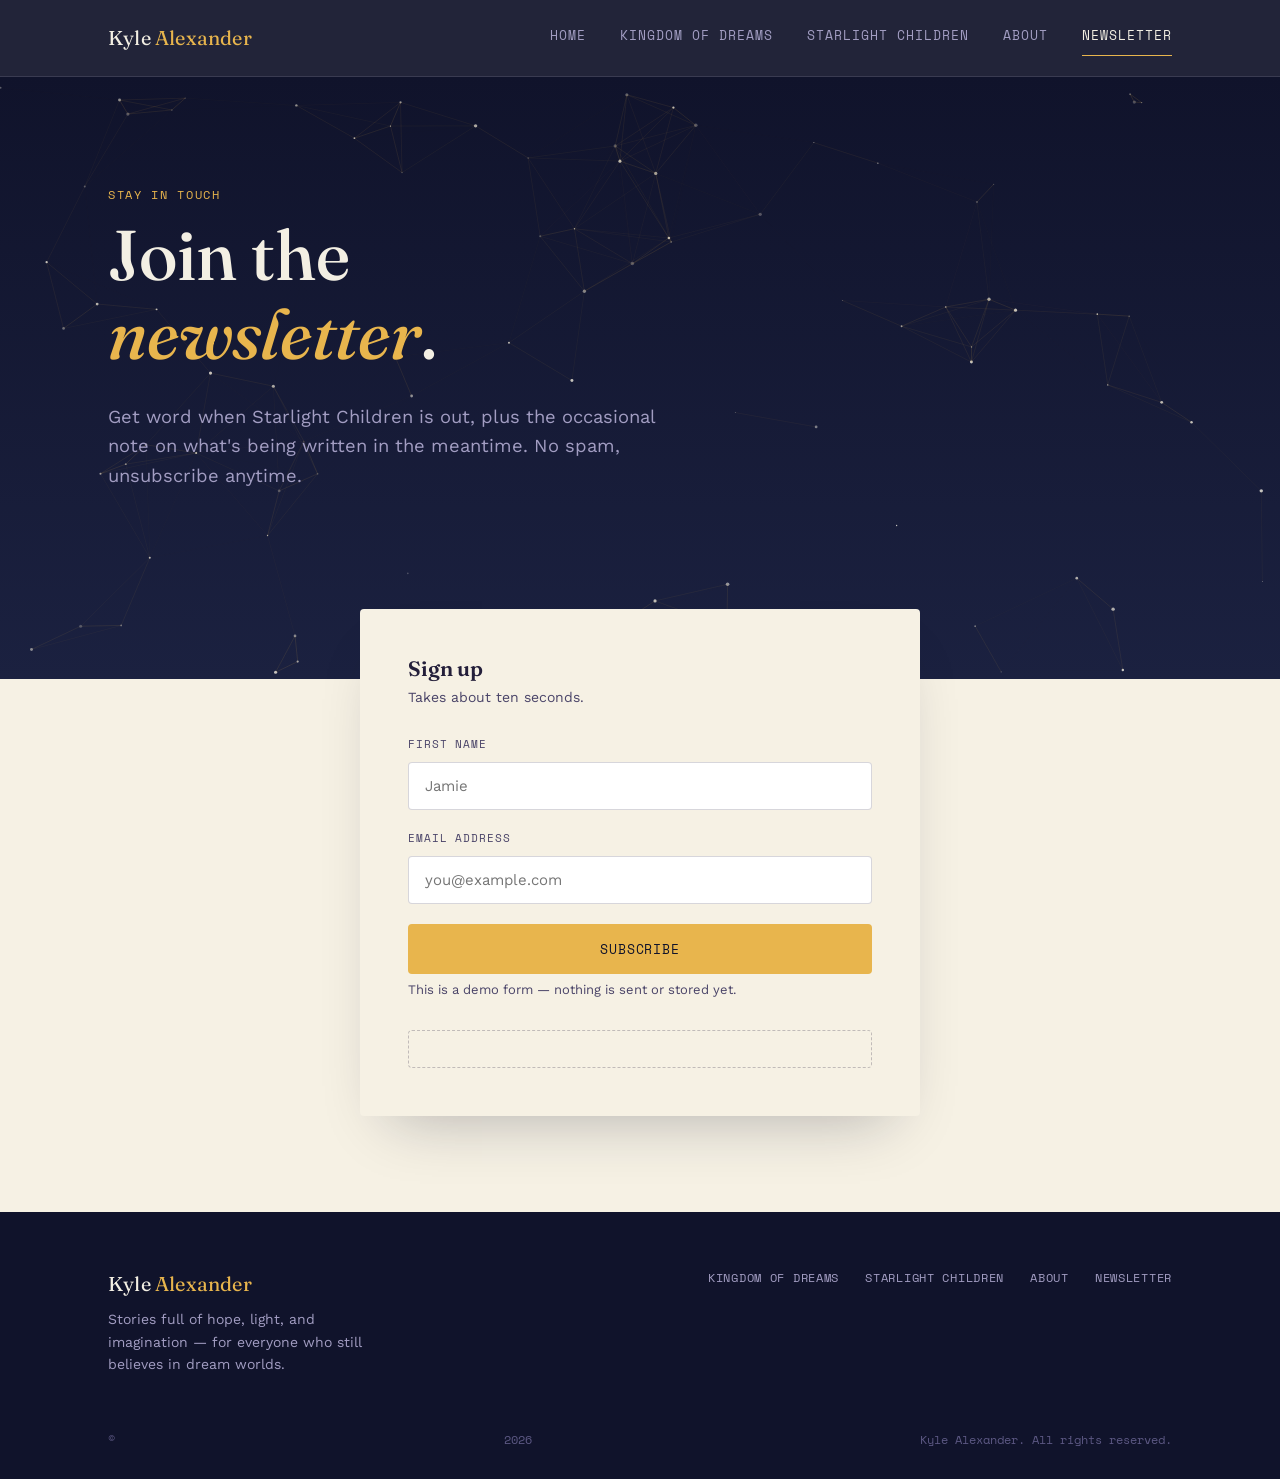
<file: newsletter.html>
<!DOCTYPE html>
<html lang="en">
<head>
<meta charset="UTF-8">
<meta name="viewport" content="width=device-width, initial-scale=1.0">
<title>Newsletter — Kyle Alexander</title>
<meta name="description" content="Sign up for updates on Kyle Alexander's next book, Starlight Children, and future releases.">
<link rel="preconnect" href="https://fonts.googleapis.com">
<link rel="preconnect" href="https://fonts.gstatic.com" crossorigin>
<link href="https://fonts.googleapis.com/css2?family=Fraunces:ital,wght@0,400;0,500;0,600;1,500&family=Work+Sans:wght@400;500;600&family=Space+Mono:wght@400;700&display=swap" rel="stylesheet">
<link rel="stylesheet" href="style.css">
</head>
<body class="newsletter-page">

<nav class="site-nav">
  <div class="wrap">
    <a href="index.html" class="brand">Kyle <span>Alexander</span></a>
    <button class="nav-toggle" aria-label="Toggle menu" aria-expanded="false">
      <span></span><span></span><span></span>
    </button>
    <div class="nav-links">
      <a href="index.html">Home</a>
      <a href="kingdom-of-dreams.html">Kingdom of Dreams</a>
      <a href="starlight-children.html">Starlight Children</a>
      <a href="about.html">About</a>
      <a href="newsletter.html" class="active">Newsletter</a>
    </div>
  </div>
</nav>

<header class="hero" style="padding-bottom:170px;">
  <canvas id="hero-sky" aria-hidden="true"></canvas>
  <div class="wrap">
    <div class="hero-inner">
      <p class="eyebrow">Stay in touch</p>
      <h1>Join the <em>newsletter</em>.</h1>
      <p class="lede">Get word when Starlight Children is out, plus the occasional note on what's being written in the meantime. No spam, unsubscribe anytime.</p>
    </div>
  </div>
</header>

<section class="section-parchment" style="padding-top:0;">
  <div class="wrap">
    <form class="form-card reveal" data-newsletter-form>
      <h3 style="margin-bottom:6px;">Sign up</h3>
      <p style="color:var(--ink-soft); margin-bottom:28px; font-size:14px;">Takes about ten seconds.</p>

      <div class="field">
        <label for="name">First name</label>
        <input type="text" id="name" name="name" placeholder="Jamie" required>
      </div>

      <div class="field">
        <label for="email">Email address</label>
        <input type="email" id="email" name="email" placeholder="you@example.com" required>
      </div>

      <button type="submit" class="btn btn-primary" style="width:100%; justify-content:center;">Subscribe</button>
      <p class="form-note">This is a demo form — nothing is sent or stored yet.</p>

      <div class="form-success" data-form-success>
        <span>✦</span>
        <div>
          <strong>You're on the list.</strong>
          <p style="margin:4px 0 0; font-size:13px;">(Not really — this form isn't wired up yet. It's a placeholder for the real signup.)</p>
        </div>
      </div>

      <div class="embed-note">
      
      </div>
    </form>
  </div>
</section>

<footer>
  <div class="wrap">
    <div>
      <div class="brand">Kyle <span>Alexander</span></div>
      <p style="max-width:32ch; font-size:14px;">Stories full of hope, light, and imagination — for everyone who still believes in dream worlds.</p>
    </div>
    <div class="footer-links">
      <a href="kingdom-of-dreams.html">Kingdom of Dreams</a>
      <a href="starlight-children.html">Starlight Children</a>
      <a href="about.html">About</a>
      <a href="newsletter.html">Newsletter</a>
    </div>
  </div>
  <div class="wrap footer-fine">© <span id="year"></span> Kyle Alexander. All rights reserved.</div>
</footer>

<script>document.getElementById("year").textContent = new Date().getFullYear();</script>
<script src="script.js"></script>
</body>
</html>
</file>
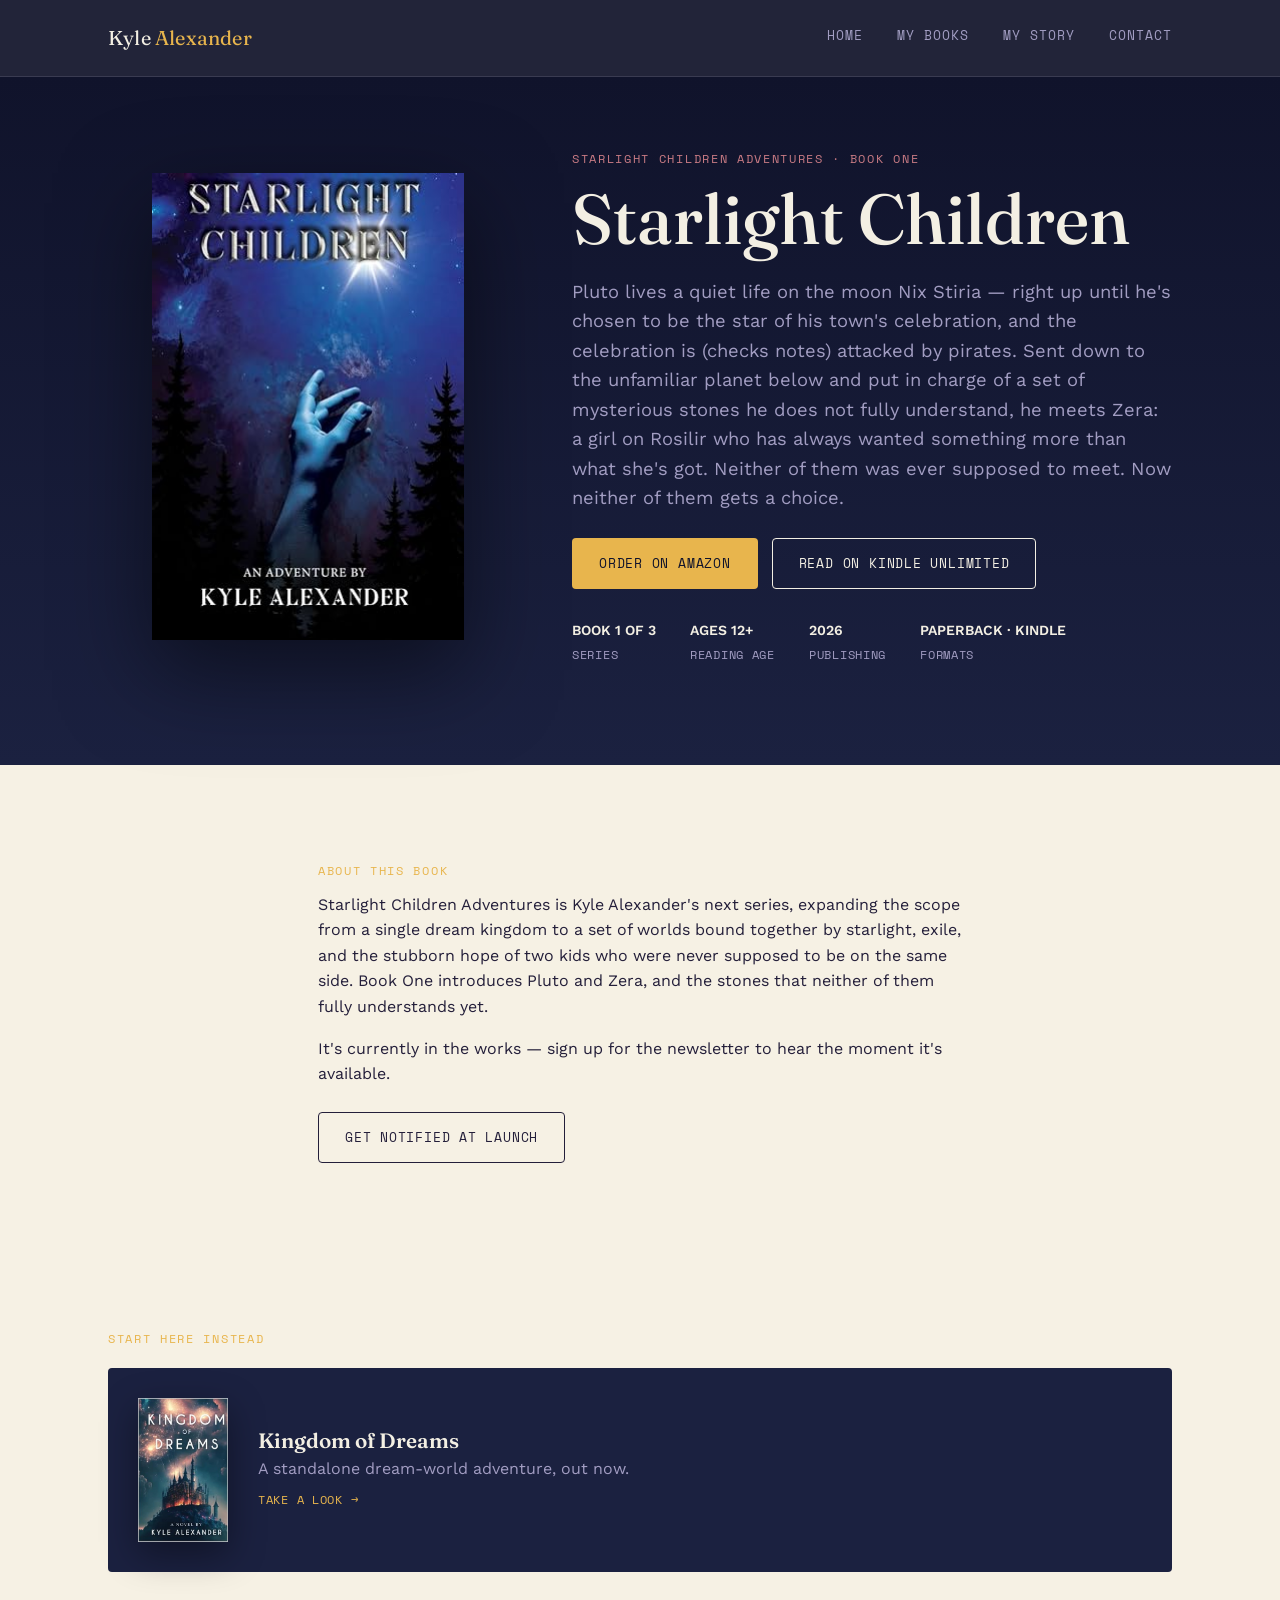
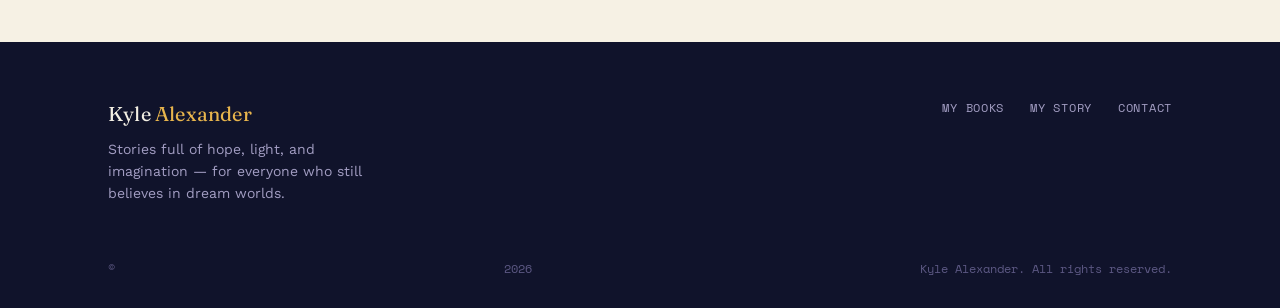
<file: starlight-children.html>
<!DOCTYPE html>
<html lang="en">
<head>
<meta charset="UTF-8">
<meta name="viewport" content="width=device-width, initial-scale=1.0">
<title>Starlight Children — Kyle Alexander</title>
<meta name="description" content="Starlight Children by Kyle Alexander. A moon-born boy and a girl who's always longed for more are thrown together when pirates attack a mysterious set of stones.">
<link rel="preconnect" href="https://fonts.googleapis.com">
<link rel="preconnect" href="https://fonts.gstatic.com" crossorigin>
<link href="https://fonts.googleapis.com/css2?family=Fraunces:ital,wght@0,400;0,500;0,600;1,500&family=Work+Sans:wght@400;500;600&family=Space+Mono:wght@400;700&display=swap" rel="stylesheet">
<link rel="stylesheet" href="style.css">
</head>
<body>

<nav class="site-nav">
  <div class="wrap">
    <a href="/index" class="brand">Kyle <span>Alexander</span></a>
    <button class="nav-toggle" aria-label="Toggle menu" aria-expanded="false">
      <span></span><span></span><span></span>
    </button>
    <div class="nav-links">
      <a href="/index">Home</a>
      <a href="/index#books">My Books</a>
      <a href="/index#story">My Story</a>
      <a href="/contact">Contact</a>
    </div>
  </div>
</nav>

<header class="book-hero">
  <div class="wrap">
    <div class="cover-wrap reveal">
      <img class="cover" src="assets/starlight-children.jpg" alt="Starlight Children book cover">
    </div>
    <div class="reveal">
      <p class="eyebrow series">Starlight Children Adventures · Book One</p>
      <h1>Starlight Children</h1>
      <p class="lede">Pluto lives a quiet life on the moon Nix Stiria — right up until he's chosen to be the star of his town's celebration, and the celebration is (checks notes) attacked by pirates. Sent down to the unfamiliar planet below and put in charge of a set of mysterious stones he does not fully understand, he meets Zera: a girl on Rosilir who has always wanted something more than what she's got. Neither of them was ever supposed to meet. Now neither of them gets a choice.</p>

      <div class="btn-row">
        <a href="https://us.amazon.com/Starlight-Children-Adventures/dp/B0GBG1H6BY" class="btn btn-primary" target="_blank" rel="noopener">Order on Amazon</a>
        <a href="https://us.amazon.com/Starlight-Children-Adventures/dp/B0GBG1H6BY" class="btn btn-outline" target="_blank" rel="noopener">Read on Kindle Unlimited</a>
      </div>

      <div class="meta-row">
        <div><strong>Book 1 of 3</strong>Series</div>
        <div><strong>Ages 12+</strong>Reading age</div>
        <div><strong>2026</strong>Publishing</div>
        <div><strong>Paperback · Kindle</strong>Formats</div>
      </div>
    </div>
  </div>
</header>

<section class="section-parchment">
  <div class="wrap" style="max-width:70ch;">
    <p class="eyebrow reveal">About this book</p>
    <p class="reveal">Starlight Children Adventures is Kyle Alexander's next series, expanding the scope from a single dream kingdom to a set of worlds bound together by starlight, exile, and the stubborn hope of two kids who were never supposed to be on the same side. Book One introduces Pluto and Zera, and the stones that neither of them fully understands yet.</p>
    <p class="reveal">It's currently in the works — sign up for the newsletter to hear the moment it's available.</p>
    <div class="btn-row reveal">
      <a href="/contact" class="btn btn-outline">Get notified at launch</a>
    </div>
  </div>
</section>

<section class="other-book-band">
  <div class="wrap">
    <p class="eyebrow reveal" style="margin-bottom:20px;">Start here instead</p>
    <a href="/kingdom-of-dreams" class="other-book-card reveal">
      <img src="assets/kingdom-of-dreams.jpg" alt="Kingdom of Dreams book cover">
      <div>
        <h3 style="margin-bottom:4px;">Kingdom of Dreams</h3>
        <p style="color:var(--muted); margin-bottom:0;">A standalone dream-world adventure, out now.</p>
        <span class="go">Take a look <span class="arrow">→</span></span>
      </div>
    </a>
  </div>
</section>

<footer>
  <div class="wrap">
    <div>
      <div class="brand">Kyle <span>Alexander</span></div>
      <p style="max-width:32ch; font-size:14px;">Stories full of hope, light, and imagination — for everyone who still believes in dream worlds.</p>
    </div>
    <div class="footer-links">
      <a href="/index#books">My Books</a>
      <a href="/index#story">My Story</a>
      <a href="/contact">Contact</a>
    </div>
  </div>
  <div class="wrap footer-fine">© <span id="year"></span> Kyle Alexander. All rights reserved.</div>
</footer>

<script>document.getElementById("year").textContent = new Date().getFullYear();</script>
<script src="script.js"></script>
</body>
</html>
</file>
<file: style.css>
/* ==========================================================================
   Kyle Alexander — author site
   Design language: dusk-sky / star-chart. Dark indigo grounds, warm gold
   starlight accents, a dusty rose for the personal/family thread.
   ========================================================================== */

:root {
  --midnight: #10132b;
  --indigo: #1b2140;
  --indigo-soft: #262c52;
  --indigo-line: rgba(232, 226, 255, 0.12);

  --parchment: #f6f1e4;
  --parchment-dim: #ece4cf;
  --ink: #241f3a;
  --ink-soft: #4a4468;

  --gold: #e8b54d;
  --gold-dim: #c89638;
  --rose: #c97b84;

  --ivory: #f3efe3;
  --muted: #a29dc2;

  --font-display: "Fraunces", "Iowan Old Style", Georgia, serif;
  --font-body: "Work Sans", -apple-system, BlinkMacSystemFont, sans-serif;
  --font-mono: "Space Mono", "SFMono-Regular", Menlo, monospace;

  --container: 1120px;
  --radius: 4px;
}

* { box-sizing: border-box; }

html {
  scroll-behavior: smooth;
}

@media (prefers-reduced-motion: reduce) {
  html { scroll-behavior: auto; }
  * { animation-duration: 0.01ms !important; animation-iteration-count: 1 !important; transition-duration: 0.01ms !important; }
}

body {
  margin: 0;
  font-family: var(--font-body);
  background: var(--parchment);
  color: var(--ink);
  -webkit-font-smoothing: antialiased;
  line-height: 1.6;
}

img { max-width: 100%; display: block; }

a { color: inherit; text-decoration: none; }

.wrap {
  max-width: var(--container);
  margin: 0 auto;
  padding: 0 28px;
}

.eyebrow {
  font-family: var(--font-mono);
  font-size: 12px;
  letter-spacing: 0.14em;
  text-transform: uppercase;
  color: var(--gold);
}

h1, h2, h3 {
  font-family: var(--font-display);
  font-weight: 600;
  margin: 0 0 0.4em;
  line-height: 1.12;
}

h1 { font-size: clamp(2.4rem, 5vw + 1rem, 4.4rem); font-weight: 500; }
h2 { font-size: clamp(1.8rem, 2.6vw + 1rem, 2.6rem); }
h3 { font-size: 1.3rem; }

p { margin: 0 0 1em; }

.lede {
  font-size: 1.15rem;
  color: var(--ink-soft);
  max-width: 56ch;
}

/* ---------- buttons ---------- */
.btn {
  display: inline-flex;
  align-items: center;
  gap: 8px;
  font-family: var(--font-mono);
  font-size: 13px;
  letter-spacing: 0.06em;
  text-transform: uppercase;
  padding: 14px 26px;
  border-radius: var(--radius);
  border: 1px solid transparent;
  cursor: pointer;
  transition: transform 0.2s ease, background 0.2s ease, border-color 0.2s ease, color 0.2s ease;
}
.btn:active { transform: translateY(1px); }

.btn-primary {
  background: var(--gold);
  color: var(--midnight);
}
.btn-primary:hover { background: var(--ivory); }

.btn-outline {
  background: transparent;
  border-color: currentColor;
  color: inherit;
}
.btn-outline:hover { background: rgba(232, 181, 77, 0.12); border-color: var(--gold); color: var(--gold); }

.btn-row {
  display: flex;
  flex-wrap: wrap;
  gap: 14px;
  margin-top: 1.6em;
}

/* ---------- nav ---------- */
.site-nav {
  position: sticky;
  top: 0;
  z-index: 50;
  background: rgba(16, 19, 43, 0.92);
  backdrop-filter: blur(8px);
  border-bottom: 1px solid var(--indigo-line);
}
.site-nav .wrap {
  display: flex;
  align-items: center;
  justify-content: space-between;
  height: 76px;
}
.brand {
  font-family: var(--font-display);
  font-size: 1.25rem;
  color: var(--ivory);
  letter-spacing: 0.01em;
}
.brand span { color: var(--gold); }

.nav-links {
  display: flex;
  gap: 34px;
  font-family: var(--font-mono);
  font-size: 12.5px;
  letter-spacing: 0.08em;
  text-transform: uppercase;
}
.nav-links a {
  color: var(--muted);
  position: relative;
  padding-bottom: 4px;
  transition: color 0.2s ease;
}
.nav-links a:hover, .nav-links a.active { color: var(--ivory); }
.nav-links a.active::after {
  content: "";
  position: absolute;
  left: 0; right: 0; bottom: -6px;
  height: 1px;
  background: var(--gold);
}

.nav-toggle {
  display: none;
  flex-direction: column;
  gap: 5px;
  background: none;
  border: none;
  cursor: pointer;
  padding: 8px;
}
.nav-toggle span {
  width: 22px; height: 1.5px; background: var(--ivory);
}

@media (max-width: 760px) {
  .nav-toggle { display: flex; }
  .nav-links {
    position: absolute;
    top: 76px; left: 0; right: 0;
    background: var(--midnight);
    flex-direction: column;
    gap: 0;
    max-height: 0;
    overflow: hidden;
    transition: max-height 0.3s ease;
    border-bottom: 1px solid var(--indigo-line);
  }
  .nav-links.open { max-height: 320px; }
  .nav-links a { padding: 16px 28px; display: block; border-top: 1px solid var(--indigo-line); }
}

/* ---------- hero ---------- */
.hero {
  position: relative;
  background: linear-gradient(180deg, var(--midnight) 0%, var(--indigo) 100%);
  color: var(--ivory);
  overflow: hidden;
  padding: 108px 0 130px;
}
.hero canvas {
  position: absolute;
  inset: 0;
  width: 100%;
  height: 100%;
}
.hero .wrap { position: relative; z-index: 2; }
.hero-inner { max-width: 640px; }
.hero .lede { color: var(--muted); }
.hero h1 { color: var(--ivory); }
.hero h1 em { font-style: italic; color: var(--gold); }

.scroll-cue {
  margin-top: 64px;
  font-family: var(--font-mono);
  font-size: 11px;
  letter-spacing: 0.12em;
  text-transform: uppercase;
  color: var(--muted);
  display: flex;
  align-items: center;
  gap: 10px;
}
.scroll-cue::before {
  content: "";
  width: 26px; height: 1px;
  background: var(--gold);
  display: inline-block;
}

/* ---------- section shell ---------- */
section { padding: 96px 0; }
.section-head { max-width: 62ch; margin-bottom: 56px; }
.section-dark { background: var(--indigo); color: var(--ivory); }
.section-dark .section-head .lede { color: var(--muted); }
.section-parchment { background: var(--parchment); }

/* ---------- book grid ---------- */
.book-grid {
  display: grid;
  grid-template-columns: 1fr 1fr;
  gap: 40px;
}
@media (max-width: 720px) {
  .book-grid { grid-template-columns: 1fr; }
}

.book-card {
  display: block;
  position: relative;
  background: var(--indigo);
  color: var(--ivory);
  border-radius: var(--radius);
  padding: 44px 36px 36px;
  overflow: hidden;
  isolation: isolate;
  transition: transform 0.35s ease, box-shadow 0.35s ease;
}
.book-card::before {
  content: "";
  position: absolute;
  inset: 0;
  background: radial-gradient(circle at 80% 0%, rgba(232,181,77,0.16), transparent 60%);
  z-index: -1;
}
.book-card:hover {
  transform: translateY(-6px);
  box-shadow: 0 28px 50px -20px rgba(16, 19, 43, 0.55);
}
.book-card .cover-wrap {
  display: flex;
  justify-content: center;
  margin-bottom: 28px;
  perspective: 900px;
}
.book-card img.cover {
  width: 62%;
  filter: drop-shadow(0 22px 30px rgba(0,0,0,0.45));
  transition: transform 0.4s ease;
  will-change: transform;
}
.book-card:hover img.cover { transform: rotateY(-6deg) rotateX(3deg) scale(1.03); }

.book-card .eyebrow { display: block; margin-bottom: 10px; }
.book-card h3 { color: var(--ivory); margin-bottom: 10px; }
.book-card p.hook { color: var(--muted); margin-bottom: 20px; }
.book-card .go {
  font-family: var(--font-mono);
  font-size: 12px;
  letter-spacing: 0.08em;
  text-transform: uppercase;
  color: var(--gold);
  display: inline-flex;
  align-items: center;
  gap: 8px;
}
.book-card .go .arrow { transition: transform 0.25s ease; }
.book-card:hover .go .arrow { transform: translateX(6px); }

/* ---------- about teaser / split ---------- */
.split {
  display: grid;
  grid-template-columns: 0.85fr 1.15fr;
  gap: 60px;
  align-items: center;
}
@media (max-width: 800px) {
  .split { grid-template-columns: 1fr; gap: 32px; }
}
.portrait-frame {
  aspect-ratio: 4/5;
  border-radius: var(--radius);
  background: linear-gradient(160deg, var(--indigo-soft), var(--midnight));
  display: flex;
  align-items: center;
  justify-content: center;
  border: 1px solid var(--indigo-line);
}
.portrait-frame span {
  font-family: var(--font-mono);
  font-size: 11px;
  letter-spacing: 0.1em;
  text-transform: uppercase;
  color: var(--muted);
  text-align: center;
  padding: 0 30px;
}
.portrait-frame img { width: 100%; height: 100%; object-fit: cover; border-radius: var(--radius); }

/* ---------- testimonials ---------- */
.testimonial-band { background: var(--parchment-dim); }
.carousel {
  position: relative;
  overflow: hidden;
}
.carousel-track {
  display: flex;
  gap: 24px;
  transition: transform 0.5s cubic-bezier(.65,.05,.36,1);
  cursor: grab;
}
.carousel-track:active { cursor: grabbing; }
.testimonial {
  flex: 0 0 100%;
  background: var(--parchment);
  border: 1px solid rgba(36,31,58,0.08);
  border-radius: var(--radius);
  padding: 40px;
}
@media (min-width: 700px) {
  .testimonial { flex-basis: calc(50% - 12px); }
}
@media (min-width: 1000px) {
  .testimonial { flex-basis: calc(33.333% - 16px); }
}
.testimonial .stars { color: var(--gold); font-family: var(--font-mono); font-size: 14px; margin-bottom: 16px; letter-spacing: 2px; }
.testimonial blockquote {
  margin: 0 0 20px;
  font-family: var(--font-display);
  font-size: 1.15rem;
  font-style: italic;
  color: var(--ink);
}
.testimonial cite {
  font-family: var(--font-mono);
  font-style: normal;
  font-size: 12px;
  letter-spacing: 0.06em;
  text-transform: uppercase;
  color: var(--ink-soft);
}

.carousel-controls {
  display: flex;
  align-items: center;
  gap: 22px;
  margin-top: 32px;
}
.carousel-dots { display: flex; gap: 9px; }
.carousel-dots button {
  width: 8px; height: 8px; border-radius: 50%;
  border: 1px solid var(--gold-dim);
  background: transparent;
  padding: 0;
  cursor: pointer;
  transition: background 0.2s ease;
}
.carousel-dots button.active { background: var(--gold); }
.carousel-arrow {
  width: 40px; height: 40px;
  border-radius: 50%;
  border: 1px solid rgba(36,31,58,0.2);
  background: transparent;
  display: flex; align-items: center; justify-content: center;
  cursor: pointer;
  font-family: var(--font-mono);
  transition: border-color 0.2s ease, color 0.2s ease;
}
.carousel-arrow:hover { border-color: var(--gold); color: var(--gold-dim); }

/* ---------- newsletter band ---------- */
.newsletter-band {
  background: var(--gold);
  color: var(--midnight);
}
.newsletter-band .wrap {
  display: flex;
  align-items: center;
  justify-content: space-between;
  gap: 30px;
  flex-wrap: wrap;
}
.newsletter-band h2 { margin-bottom: 6px; }
.newsletter-band .btn-primary { background: var(--midnight); color: var(--ivory); }
.newsletter-band .btn-primary:hover { background: var(--indigo); }

/* ---------- footer ---------- */
footer {
  background: var(--midnight);
  color: var(--muted);
  padding: 56px 0 30px;
}
footer .wrap {
  display: flex;
  justify-content: space-between;
  flex-wrap: wrap;
  gap: 28px;
}
footer .brand { margin-bottom: 8px; }
.footer-links { display: flex; gap: 26px; font-family: var(--font-mono); font-size: 12px; letter-spacing: 0.06em; text-transform: uppercase; }
.footer-links a:hover { color: var(--gold); }
.footer-fine { margin-top: 40px; font-size: 12px; font-family: var(--font-mono); color: #5c5883; }

/* ==========================================================================
   Intro hero (home page) — "Hi, I'm Kyle"
   ========================================================================== */
.intro-hero {
  position: relative;
  background: linear-gradient(180deg, var(--midnight) 0%, var(--indigo) 100%);
  color: var(--ivory);
  overflow: hidden;
  padding: 96px 0 90px;
}
.intro-hero canvas { position: absolute; inset: 0; width: 100%; height: 100%; }
.intro-hero .wrap { position: relative; z-index: 2; max-width: 640px; }

.portrait-avatar {
  width: 104px;
  height: 104px;
  border-radius: 50%;
  overflow: hidden;
  border: 2px solid rgba(232, 181, 77, 0.55);
  margin-bottom: 28px;
  box-shadow: 0 0 0 6px rgba(232, 181, 77, 0.08);
}
.portrait-avatar img { width: 100%; height: 100%; object-fit: cover; }

.intro-hero h1 { color: var(--ivory); }
.intro-hero h1 em { font-style: italic; color: var(--gold); }
.intro-hero .lede { color: var(--muted); }

.jump-row {
  display: flex;
  flex-wrap: wrap;
  gap: 10px;
  margin-top: 34px;
}
.jump-pill {
  font-family: var(--font-mono);
  font-size: 11px;
  letter-spacing: 0.06em;
  text-transform: uppercase;
  padding: 10px 16px;
  border: 1px solid rgba(243, 239, 227, 0.22);
  border-radius: 999px;
  color: var(--muted);
  transition: border-color 0.2s ease, color 0.2s ease, background 0.2s ease;
}
.jump-pill:hover { border-color: var(--gold); color: var(--gold); background: rgba(232,181,77,0.08); }

.inline-link {
  color: var(--gold-dim);
  border-bottom: 1px solid currentColor;
  padding-bottom: 1px;
}
.inline-link:hover { color: var(--gold); }

/* ---------- aside / handwritten-note style callout ---------- */
.aside-note {
  font-family: var(--font-display);
  font-style: italic;
  color: var(--ink-soft);
  font-size: 1.05rem;
}
.aside-note-dark {
  font-family: var(--font-display);
  font-style: italic;
  color: var(--muted);
  font-size: 1.05rem;
}

/* keep body copy legible inside dark sections — .lede and .pull-quote
   are styled for parchment by default, so they need light-mode variants
   wherever they land on the dark indigo background */
.section-dark .lede { color: var(--muted); }
.section-dark .pull-quote { color: var(--ivory); border-left-color: var(--gold); }

/* ---------- reveal-on-scroll ---------- */
.reveal {
  opacity: 0;
  transform: translateY(24px);
  transition: opacity 0.7s ease, transform 0.7s ease;
}
.reveal.is-visible {
  opacity: 1;
  transform: translateY(0);
}

/* ==========================================================================
   Book detail pages
   ========================================================================== */
.book-hero {
  background: linear-gradient(180deg, var(--midnight), var(--indigo));
  color: var(--ivory);
  padding: 72px 0 100px;
}
.book-hero .wrap {
  display: grid;
  grid-template-columns: 0.8fr 1.2fr;
  gap: 64px;
  align-items: center;
}
@media (max-width: 800px) {
  .book-hero .wrap { grid-template-columns: 1fr; gap: 40px; }
}
.book-hero .cover-wrap { display: flex; justify-content: center; }
.book-hero img.cover {
  width: 78%;
  max-width: 340px;
  filter: drop-shadow(0 30px 45px rgba(0,0,0,0.5));
}
.book-hero .series { color: var(--rose); }
.book-hero h1 { color: var(--ivory); margin-bottom: 18px; }
.book-hero .lede { color: var(--muted); max-width: 60ch; }

.meta-row {
  display: flex;
  gap: 34px;
  flex-wrap: wrap;
  margin: 30px 0 0;
  font-family: var(--font-mono);
  font-size: 12px;
  letter-spacing: 0.06em;
  text-transform: uppercase;
  color: var(--muted);
}
.meta-row strong { display: block; color: var(--ivory); font-size: 14px; margin-bottom: 4px; letter-spacing: 0; font-family: var(--font-body); font-weight: 600; }

.other-book-band {
  background: var(--parchment);
  padding: 70px 0;
}
.other-book-card {
  display: flex;
  align-items: center;
  gap: 30px;
  background: var(--indigo);
  color: var(--ivory);
  border-radius: var(--radius);
  padding: 30px;
  transition: transform 0.3s ease;
}
.other-book-card:hover { transform: translateY(-4px); }
.other-book-card img { width: 90px; filter: drop-shadow(0 12px 18px rgba(0,0,0,0.4)); }
.other-book-card .go { color: var(--gold); font-family: var(--font-mono); font-size: 12px; text-transform: uppercase; letter-spacing: 0.06em; margin-top: 8px; display: inline-block; }

/* ==========================================================================
   About page
   ========================================================================== */
.timeline {
  border-left: 1px solid var(--indigo-line);
  margin-left: 6px;
  padding-left: 34px;
  display: flex;
  flex-direction: column;
  gap: 44px;
}
.timeline-item { position: relative; }
.timeline-item::before {
  content: "";
  position: absolute;
  left: -40px; top: 4px;
  width: 9px; height: 9px;
  border-radius: 50%;
  background: var(--gold);
  box-shadow: 0 0 0 4px rgba(232,181,77,0.15);
}
.timeline-item .eyebrow { margin-bottom: 6px; }
.timeline-item h3 { margin-bottom: 8px; }
.timeline-item p { color: var(--muted); margin: 0; max-width: 60ch; }

.pull-quote {
  font-family: var(--font-display);
  font-style: italic;
  font-size: clamp(1.3rem, 2vw + 1rem, 1.8rem);
  color: var(--ink);
  border-left: 2px solid var(--gold);
  padding-left: 28px;
  margin: 48px 0;
  max-width: 62ch;
}

/* ==========================================================================
   Newsletter page
   ========================================================================== */
.newsletter-page .hero-inner { max-width: 560px; }
.form-card {
  background: var(--parchment);
  border-radius: var(--radius);
  padding: 48px;
  max-width: 560px;
  margin: -70px auto 0;
  position: relative;
  z-index: 3;
  box-shadow: 0 30px 60px -30px rgba(16,19,43,0.3);
}
@media (max-width: 600px) {
  .form-card { padding: 32px 24px; margin-top: -40px; }
}
.field {
  margin-bottom: 20px;
}
.field label {
  display: block;
  font-family: var(--font-mono);
  font-size: 11px;
  letter-spacing: 0.08em;
  text-transform: uppercase;
  color: var(--ink-soft);
  margin-bottom: 8px;
}
.field input {
  width: 100%;
  padding: 14px 16px;
  border: 1px solid rgba(36,31,58,0.18);
  border-radius: var(--radius);
  background: #fff;
  font-family: var(--font-body);
  font-size: 15px;
  color: var(--ink);
  transition: border-color 0.2s ease;
}
.field input:focus {
  outline: none;
  border-color: var(--gold-dim);
}
.form-note {
  font-size: 13px;
  color: var(--ink-soft);
  margin-top: 6px;
}
.form-success {
  display: none;
  align-items: flex-start;
  gap: 12px;
  background: rgba(232,181,77,0.14);
  border: 1px solid var(--gold-dim);
  border-radius: var(--radius);
  padding: 18px 20px;
  margin-top: 20px;
  font-size: 14px;
}
.form-success.show { display: flex; }

.embed-note {
  border: 1px dashed rgba(36,31,58,0.25);
  border-radius: var(--radius);
  padding: 18px 20px;
  font-family: var(--font-mono);
  font-size: 12px;
  color: var(--ink-soft);
  margin-top: 30px;
  line-height: 1.7;
}
</file>
